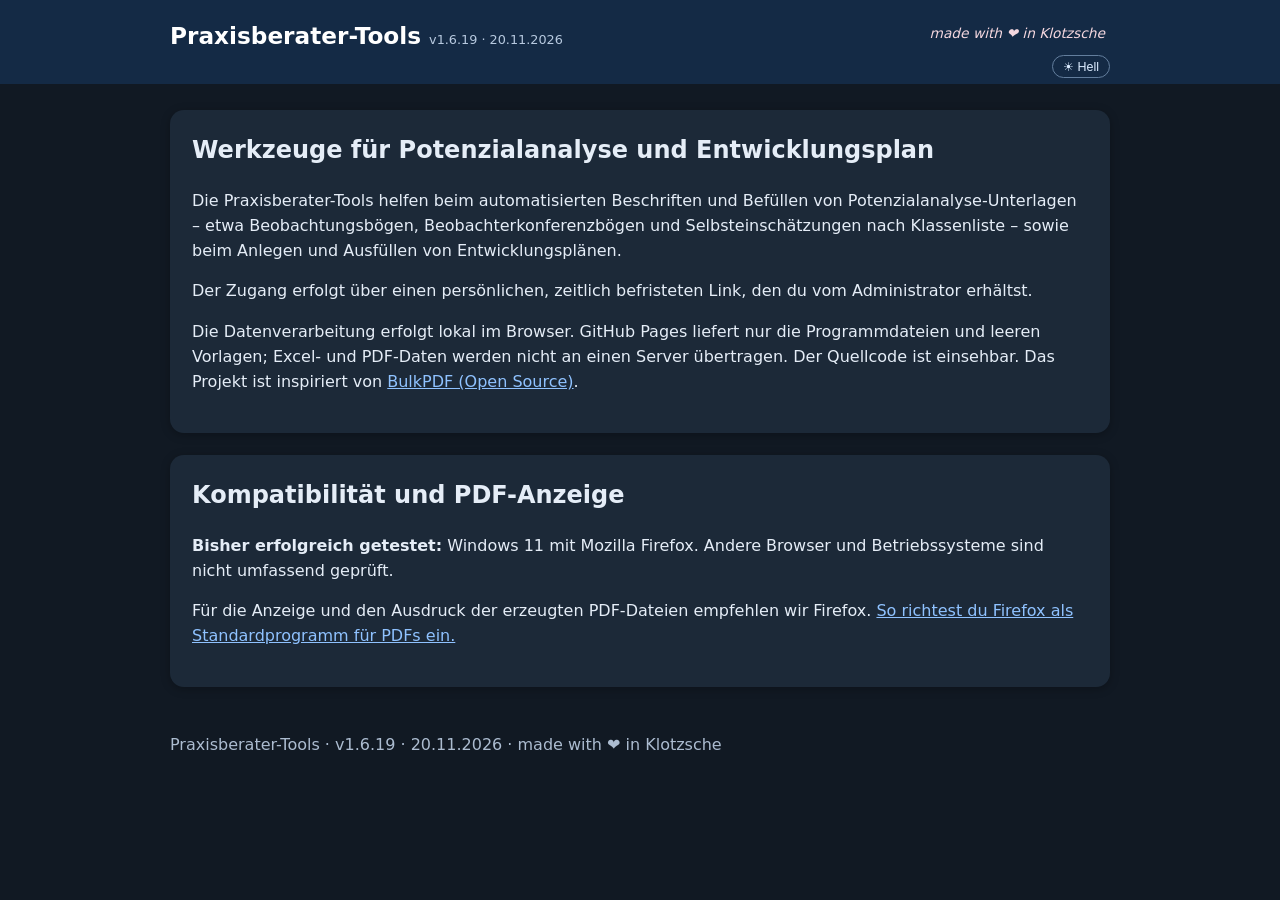
<file: index.html>
<!doctype html>
<html lang="de"><head><meta charset="utf-8"><meta name="viewport" content="width=device-width,initial-scale=1"><meta name="robots" content="noindex,nofollow"><title>Praxisberater-Tools · Potenzialanalyse und Entwicklungspläne</title><link rel="stylesheet" href="style.css?v=165"><script src="access.js?v=164"></script><script src="theme.js?v=1618"></script><script defer src="tool-nav.js?v=1625"></script><link rel="stylesheet" href="profil.css?v=1613"><script src="profil.js?v=1614"></script></head>
<body><header><div class="wrap"><h1>Praxisberater-Tools <small>v1.6.19 · 20.11.2026</small></h1><span class="signature">made with ❤️ in Klotzsche</span><nav id="mainNavigation" hidden></nav></div></header>
<main class="wrap">
<section class="panel" id="publicInformation">
<h2>Werkzeuge für Potenzialanalyse und Entwicklungsplan</h2>
<p>Die Praxisberater-Tools helfen beim automatisierten Beschriften und Befüllen von Potenzialanalyse-Unterlagen – etwa Beobachtungsbögen, Beobachterkonferenzbögen und Selbsteinschätzungen nach Klassenliste – sowie beim Anlegen und Ausfüllen von Entwicklungsplänen.</p>
<p>Der Zugang erfolgt über einen persönlichen, zeitlich befristeten Link, den du vom Administrator erhältst.</p>
<p>Die Datenverarbeitung erfolgt lokal im Browser. GitHub Pages liefert nur die Programmdateien und leeren Vorlagen; Excel- und PDF-Daten werden nicht an einen Server übertragen. Der Quellcode ist einsehbar. Das Projekt ist inspiriert von <a href="https://opensource.bulkpdf.de/de" target="_blank" rel="noopener noreferrer">BulkPDF (Open Source)</a>.</p>
</section>
<section class="panel" id="toolPortal" hidden><h2>Die Werkzeuge</h2><p id="portalStatus" role="status" aria-live="polite" class="portal-status">Zum Öffnen ist ein freigegebener Link erforderlich.</p>
<div class="tool-cards">
<article class="tool-card"><h3>PA-Drucktool</h3><p>Beobachtungsbogen (BB), Beobachterkonferenzbogen (BKB), Selbsteinschätzung (SE) und Blanko-Vorlagen.</p><a data-key-link href="tool.html">PA-Drucktool öffnen</a></article>
<article class="tool-card"><h3>EP Generator</h3><p>Ausfüllbare Entwicklungspläne erstellen und vorhandene KP/PV-PDFs über die Schüler-ID beschriften und zuordnen.</p><a data-key-link href="ep-generator.html">EP Generator öffnen</a></article>
<article class="tool-card"><h3>EP 2. Seite</h3><p>Vorhandene Entwicklungspläne sicher um eine BO-Veranstaltung ergänzen, mit Schülerauswahl und Sammeldruck.</p><p>v0.1.0 · bestehende Einträge bleiben erhalten</p><a data-key-link href="ep-seite2.html">EP 2. Seite öffnen</a></article>
<article class="tool-card"><h3>TN-Zertifikat <small>Geplant</small></h3><p>Individuelle Teilnahmezertifikate zum Ende der 8. Klasse auf Grundlage der offiziellen Word-Vorlage.</p><p class="planned-note">Voraussichtlich ab Frühsommer 2027 verfügbar.</p><a data-key-link href="tn-zertifikat.html">Informationen ansehen</a></article>
<article class="tool-card"><h3>Antrag BE <small>Beta</small></h3><p>Betriebserkundungen und Exkursionen organisieren: Schulleitungsantrag, Teilnehmeranlage und Feedbackliste.</p><p class="planned-note">Beta – bitte Ergebnisse vor dem Einsatz prüfen.</p><a data-key-link href="antrag-be.html">Antrag BE (Beta) öffnen</a></article>
</div>
<p class="access-note">Der Zugriff über Freigabelinks ist bei GitHub Pages nur eine clientseitige Sichtbarkeitskontrolle und kein serverseitiger Zugangsschutz.</p>
</section>
<section class="panel" id="kompatibilitaet">
<h2>Kompatibilität und PDF-Anzeige</h2>
<p><strong>Bisher erfolgreich getestet:</strong> Windows 11 mit Mozilla Firefox. Andere Browser und Betriebssysteme sind nicht umfassend geprüft.</p>
<p>Für die Anzeige und den Ausdruck der erzeugten PDF-Dateien empfehlen wir Firefox. <a href="excel-anleitung.html#firefox-pdf">So richtest du Firefox als Standardprogramm für PDFs ein.</a></p>
</section>

<section class="panel" id="localFlowDetails"><h2>So bleiben deine Dateien lokal</h2><p><a href="architektur.html">Technisches Schaubild ansehen</a></p></section>
</main><footer class="wrap">Praxisberater-Tools · v1.6.19 · 20.11.2026 · made with ❤️ in Klotzsche</footer></body></html>
</file>
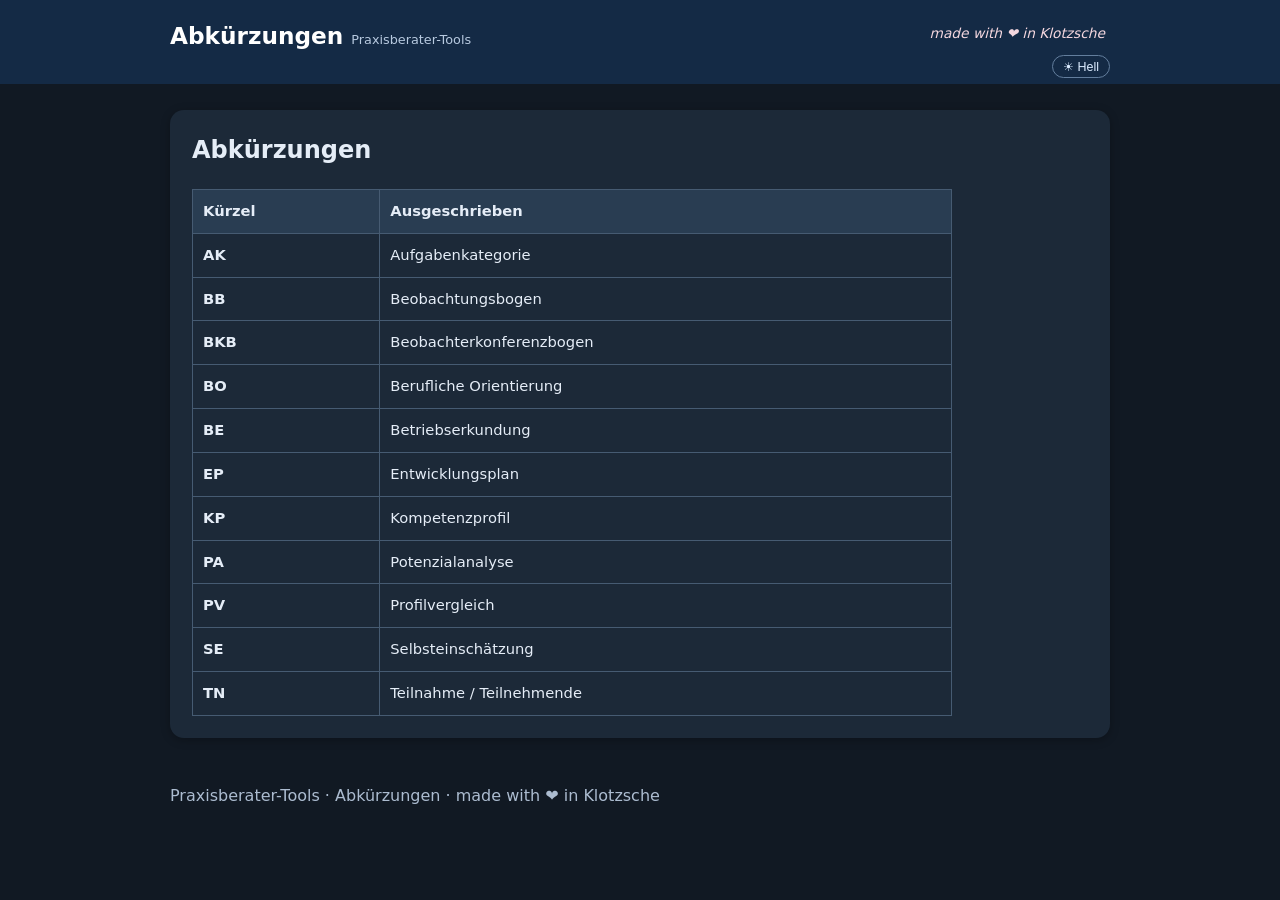
<file: abkuerzungen.html>
<!doctype html>
<html lang="de">
<head>
<meta charset="utf-8">
<meta name="robots" content="noindex,nofollow">
<meta name="viewport" content="width=device-width,initial-scale=1">
<title>Abkürzungen · Praxisberater-Tools</title>
<link rel="stylesheet" href="style.css?v=165">
<script src="access.js?v=164"></script>
<script src="theme.js?v=1618"></script>
<script defer src="tool-nav.js?v=1625"></script>
</head>
<body>
<header><div class="wrap"><h1>Abkürzungen <small>Praxisberater-Tools</small></h1><span class="signature">made with ❤️ in Klotzsche</span><nav id="mainNavigation" hidden></nav></div></header>
<main class="wrap">
<section class="panel">
<h2>Abkürzungen</h2>
<table style="width:100%;max-width:760px">
<thead><tr><th style="text-align:left;padding:10px">Kürzel</th><th style="text-align:left;padding:10px">Ausgeschrieben</th></tr></thead>
<tbody>
<tr><td style="padding:10px"><strong>AK</strong></td><td style="padding:10px">Aufgabenkategorie</td></tr>
<tr><td style="padding:10px"><strong>BB</strong></td><td style="padding:10px">Beobachtungsbogen</td></tr>
<tr><td style="padding:10px"><strong>BKB</strong></td><td style="padding:10px">Beobachterkonferenzbogen</td></tr>
<tr><td style="padding:10px"><strong>BO</strong></td><td style="padding:10px">Berufliche Orientierung</td></tr>
<tr><td style="padding:10px"><strong>BE</strong></td><td style="padding:10px">Betriebserkundung</td></tr>
<tr><td style="padding:10px"><strong>EP</strong></td><td style="padding:10px">Entwicklungsplan</td></tr>
<tr><td style="padding:10px"><strong>KP</strong></td><td style="padding:10px">Kompetenzprofil</td></tr>
<tr><td style="padding:10px"><strong>PA</strong></td><td style="padding:10px">Potenzialanalyse</td></tr>
<tr><td style="padding:10px"><strong>PV</strong></td><td style="padding:10px">Profilvergleich</td></tr>
<tr><td style="padding:10px"><strong>SE</strong></td><td style="padding:10px">Selbsteinschätzung</td></tr>
<tr><td style="padding:10px"><strong>TN</strong></td><td style="padding:10px">Teilnahme / Teilnehmende</td></tr>
</tbody></table>
</section>
</main><footer class="wrap">Praxisberater-Tools · Abkürzungen · made with ❤️ in Klotzsche</footer>
</body></html>
</file>
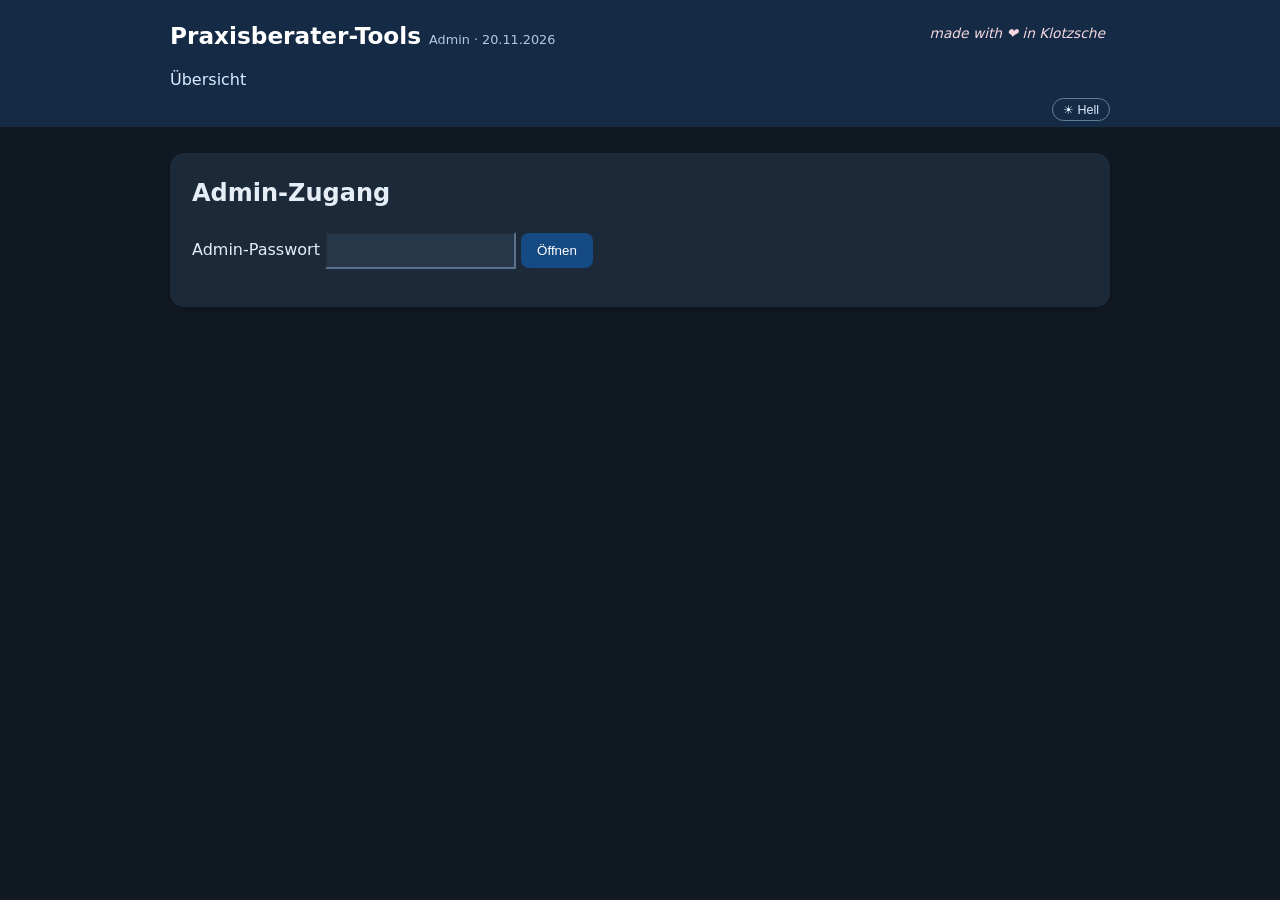
<file: admin.html>
<!doctype html><html lang="de"><head><meta charset="utf-8"><meta name="robots" content="noindex,nofollow"><meta name="viewport" content="width=device-width,initial-scale=1"><title>Praxisberater-Tools – Admin</title><link rel="stylesheet" href="style.css?v=165"><script src="theme.js?v=1618"></script><style>input,select{padding:9px;max-width:100%;box-sizing:border-box}table{width:100%;border-collapse:collapse}td,th{padding:8px;text-align:left;border-bottom:1px solid #ccc;word-break:break-word}.adminrow{display:flex;flex-wrap:wrap;gap:12px;align-items:end}.adminrow label{display:flex;flex-direction:column;gap:4px}button{cursor:pointer}.muted{color:#666}.small{font-size:.9em}</style></head><body><header><div class="wrap"><h1>Praxisberater-Tools <small>Admin · 20.11.2026</small></h1><span class="signature">made with ❤️ in Klotzsche</span><nav><a href="index.html">Übersicht</a></nav></div></header><main class="wrap"><section class="panel" id="login"><h2>Admin-Zugang</h2><label>Admin-Passwort <input type="password" id="password"></label> <button id="loginButton">Öffnen</button><p id="error" role="status"></p></section><div id="admin" hidden><section class="panel"><h2>GitHub-Sicherung (privates Repository)</h2><p class="small">Repository: <strong>IngoDubinski/pa-pdf-admin-daten</strong>. Token wird nur während dieser Sitzung im Arbeitsspeicher gehalten, nicht gespeichert. Bestehende lokale Einträge bleiben erhalten.</p><div class="adminrow"><label>Fine-grained GitHub-Token<input id="githubToken" type="password" autocomplete="off" placeholder="github_pat_…" style="min-width:260px"></label><button id="connectGitHub">Mit GitHub verbinden</button><button id="syncGitHub" disabled>Mit GitHub abgleichen</button></div><p id="githubStatus" role="status">Nicht verbunden. Die lokale Liste funktioniert weiterhin.</p></section><section class="panel"><h2>Praxisberater-Tools-Freigabelink erstellen</h2><div class="adminrow"><label>Name des Kollegen<input id="colleague" placeholder="Vorname Nachname"></label><label>Gültigkeit<select id="duration"><option value="7">7 Tage</option><option value="15">15 Tage</option><option value="30" selected>30 Tage</option><option value="90">90 Tage</option><option value="365">365 Tage</option></select></label><button id="create">Link erstellen</button></div><p id="created" role="status"></p></section><section class="panel"><h2>Kollegen-Links</h2><p class="muted small">Bereits erstellte gültige Freigabelinks funktionieren automatisch auch für neu freigegebene Werkzeuge. Eine neue Linkerstellung ist dafür nicht erforderlich. </p><p class="muted small">Diese Liste wird lokal gespeichert und bei aktiver GitHub-Verbindung zusätzlich im privaten Repository gesichert. Abgelaufene Links bleiben zur Übersicht sichtbar und werden als abgelaufen markiert. Löschen entfernt nur den lokalen Listeneintrag, nicht die Gültigkeit eines bereits verschickten Links.</p><div style="overflow-x:auto"><table><thead><tr><th>Kollege</th><th>Gültig bis</th><th>Status</th><th>Aktionen</th></tr></thead><tbody id="entries"></tbody></table></div><button id="export">Liste sichern (JSON)</button> <label class="small">Liste wiederherstellen <input type="file" id="import" accept="application/json,.json"></label></section><section class="panel"><h2>Admin-Dauerlink für alle Werkzeuge</h2><p>Dieser Link läuft nicht ab und öffnet die Übersicht mit sämtlichen aktuellen Werkzeugen (einschließlich Beta und angekündigter Funktionen). Nicht öffentlich weitergeben.</p><button id="copyPermanent">Dauerlink kopieren</button></section></div></main><script src="access.js?v=164"></script><script src="admin.js?v=1620"></script></body></html>
</file>
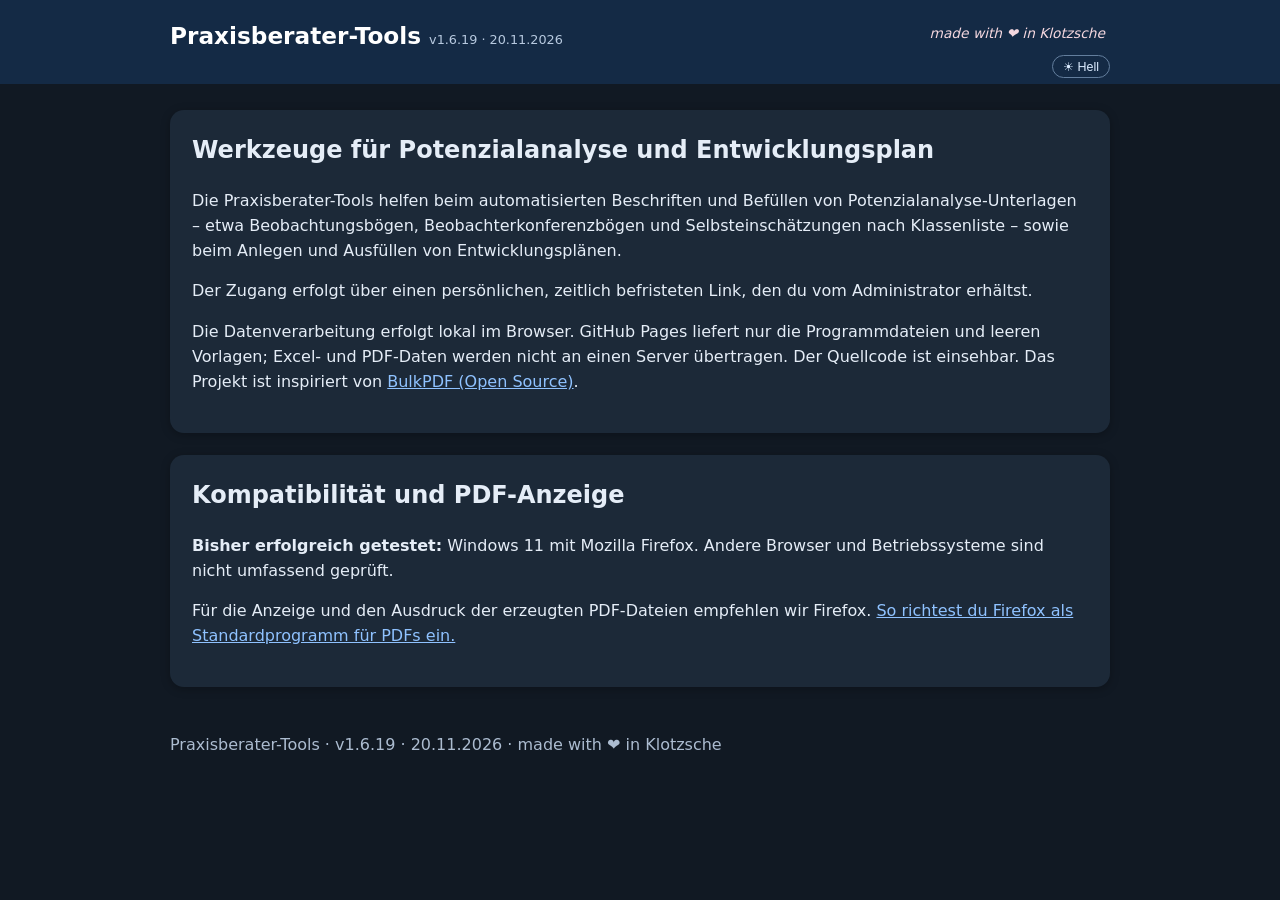
<file: antrag-be.html>
<!doctype html><html lang="de"><head><meta charset="utf-8"><meta name="viewport" content="width=device-width,initial-scale=1"><meta name="robots" content="noindex,nofollow,noarchive"><title>Antrag BE · Praxisberater-Tools</title><script src="access.js?v=164"></script><script>PAAccess.requireLink(false);</script><link rel="stylesheet" href="style.css?v=165"><link rel="stylesheet" href="antrag-be.css?v=1615"><script src="theme.js?v=1618"></script><script defer src="tool-nav.js?v=1625"></script><link rel="stylesheet" href="profil.css?v=1613"><script src="profil.js?v=1614"></script></head><body><header><div class="wrap"><h1>Antrag BE (Beta) <small>v0.1.7 · Praxisberater-Tools v1.6.15 · 16.11.2026</small></h1><span class="signature">made with ❤️ in Klotzsche</span><nav id="mainNavigation" hidden></nav></div></header>
<main class="wrap" id="beApp" hidden>
<section class="privacy"><h2>Betriebserkundung / Exkursion organisieren</h2><p>Einmal Veranstaltungsdaten erfassen, Schüler aus Excel auswählen, den amtlichen Schulleitungsantrag und die Feedbackliste mit einer vollständigen Namensanlage ausgeben. Alle Daten bleiben im Browser.</p></section>
<section class="panel"><h2>1. Veranstaltung</h2><div class="be-grid">
<label>Bezeichnung / Firma *<input id="company" required placeholder="z. B. Diakonie Dresden"></label><label>Datum *<input id="date" type="date" required></label>
<label>Adresse<input id="address" placeholder="Straße, PLZ Ort"></label><label>Veranstaltung von *<input id="from" type="time" required></label><label>Veranstaltung bis *<input id="to" type="time" required></label>
<label>Treffpunkt<input id="meeting" value="Schuleingang"></label><label>Treffzeit<input id="meettime" type="time"></label>
<label>Rückkehr / Entlassung<input id="returnPlace" value="Entlassung vor Ort bei Einverständnis, sonst Rückkehr zur Schule"></label><label>Rückkehr / Ende (Uhrzeit)<input id="returnTime" type="time"></label>
<label>Anzahl Plätze<input id="capacity" type="number" min="1" value="15"></label><label>Berufsfeld<select id="field"><option value="" selected></option><option>Bau, Architektur, Vermessung</option><option>Dienstleistung</option><option>Elektro</option><option>Gastronomie</option><option>Gesundheit</option><option>IT, Computer</option><option>Kunst, Kultur, Gestaltung</option><option>Landwirtschaft, Natur, Umwelt</option><option>Medien</option><option>Metall, Maschinenbau</option><option>Naturwissenschaft</option><option>Produktion, Fertigung</option><option>Soziales, Pädagogik</option><option>Technik, Technologiefelder</option><option>Verkehr, Logistik</option><option>Wirtschaft, Verwaltung</option></select></label></div><details class="be-more"><summary>Weitere Angaben (optional)</summary><p class="muted">Nur ausfüllen, wenn sie für die Betriebserkundung nötig sind. Das Antragsdatum wird automatisch auf heute gesetzt.</p><div class="be-grid"><label>Anmeldeschluss<input id="deadline" type="date"></label><label>Abgabefrist Einverständniserklärung<input id="evdeadline" type="date"></label>
<label>Ausbildungsberufe<input id="jobs" placeholder="z. B. Pflegefachfrau/-mann; Erzieher/-in"></label>
<label>Verkehrsmittel<input id="transport" value="zu Fuß / ÖPNV"></label>
<label>Verantwortlich / Aufsicht<input id="leader" value="Herr Hallbauer (Praxisberater)"></label><label>Weitere Begleitpersonen<input id="companions" placeholder="optional, mit Komma trennen"></label>
<label>Veranstaltungsart<select id="eventType"><option>Bildungsveranstaltung</option><option>Schulwanderung</option><option>Schullandheimaufenthalt</option></select></label>
<label>Abfahrtsdatum (optional)<input id="departureDate" type="date" title="Standard: Veranstaltungsdatum"></label><label>Rückkehrdatum (optional)<input id="returnDate" type="date" title="Standard: Veranstaltungsdatum"></label>
<label>Pädagogisches Ziel<input id="pedagogical" value="Kennenlernen von Berufsfeldern und Ausbildungsberufen durch eine Betriebserkundung"></label><label>Erhöhtes Risiko<select id="risk"><option value="Nein">Nein</option><option value="Ja">Ja</option></select></label>
<label>Eigenbeitrag pro Schüler (€)<input id="studentCost" type="number" min="0" step="0.01" value="0"></label><label>Nichtteilnehmende (optional)<input id="nonParticipants" type="number" min="0" placeholder="Bei klassenübergreifender Auswahl ggf. leer"></label>
<label>Unterrichtstage gesamt (optional)<input id="daysTotal" type="number" min="0"></label><label>Davon bereits genutzt (optional)<input id="daysUsed" type="number" min="0"></label>
<label>Beantragte Unterrichtstage (optional)<input id="daysRequested" type="number" min="0" value="1"></label><label>Verbleibende Unterrichtstage (optional)<input id="daysRemaining" type="number" min="0"></label>
<label>Vollständiger Name der Schulfahrtleitung<input id="leaderFullName" placeholder="Name, Vorname"></label><label>Dienstbezeichnung<input id="leaderRole" value="Praxisberater"></label>
<label>Dienst-/Kontaktadresse (optional)<input id="leaderAddress" placeholder="Straße, PLZ Ort"></label><label>Ersatzperson (optional)<input id="replacement" placeholder="Name"></label>
<label>Voraussichtliche Reisekosten (optional)<input id="travelCosts" placeholder="Fahrt; Verpflegung; Übernachtung; Nebenkosten; Gesamt in €"></label><label>Wochenende/Feiertag<select id="weekends"><option value="Nein">Nein</option><option value="Ja">Ja</option></select></label>
<label>Anmeldelink (optional)<input id="signup" type="url" placeholder="https://..."></label><label>Hinweise (Fahrausweis, Ausweis usw.)<input id="hints" value="Bei Bedarf Fahrausweis und Schülerausweis mitbringen."></label>
</div></details><label class="be-wide">Programm / Ablauf<textarea id="program" rows="3" placeholder="Führung, Workshops, Gespräche …"></textarea></label><label class="be-wide">Bemerkungen für den Antrag<textarea id="remarks" rows="2" placeholder="optional"></textarea></label>
<div class="be-toolbar"><button id="saveProject" type="button">Veranstaltung speichern (.json)</button><label class="be-file-btn">Gespeicherte Veranstaltung öffnen <input id="loadProject" type="file" accept=".json,application/json"></label></div></section>
<section class="panel"><h2>2. Teilnehmende aus Excel</h2><p>Schülerlisten mit Klassen-Reitern (z. B. 7a, 7b) und „Kompletter Name“ oder Vorname/Nachname. Schüler sind zunächst nicht ausgewählt.</p><input id="excel" type="file" accept=".xlsx"><details class="testdata-panel" style="margin-top:12px"><summary style="cursor:pointer;font-weight:600;padding:6px 0">Testdaten laden / ansehen</summary><div style="padding:4px 0 8px"><div style="display:flex;flex-wrap:wrap;align-items:center;gap:8px;margin-top:9px"><button type="button" data-test-list="excel">Testdaten laden (7a–8c)</button><a href="Vorlagen/Klassenlisten%20Dummydaten_7a-8c.xlsx" download="Klassenlisten Dummydaten_7a-8c.xlsx">Beispiel-Excel herunterladen</a><small>Nur fiktive Schülerdaten</small></div></div></details><div class="be-counter" aria-live="polite"><strong id="selection">0 Schüler ausgewählt</strong><span id="evSummary" class="muted">Einverständniserklärungen erhalten: 0 von 0 · Offen: 0</span></div><div class="be-toolbar"><label>Klasse <select id="classFilter"><option value="">Alle Klassen</option></select></label><label>Suche <input id="search" placeholder="Name filtern"></label><button id="all" type="button">Sichtbare auswählen</button><button id="none" type="button">Sichtbare abwählen</button></div><div id="students" class="be-students">Noch keine Excel-Liste eingelesen.</div><p class="muted">Häkchen für eingegangene Einverständniserklärungen setzen und anschließend die Veranstaltungs-JSON speichern. Der Status bleibt beim späteren Öffnen erhalten.</p><p class="muted" id="excelStatus"></p></section>
<section class="panel"><h2>3. Original-Unterlagen erstellen</h2><label style="display:flex;align-items:center;gap:8px;margin:10px 0"><input id="beUseSign" type="checkbox" checked> Unterschrift aus persönlichem Profil im Antrag und in der TN-PDF verwenden (falls vorhanden)</label><p>Die neue amtliche fünfseitige Schulleitungsvorlage bleibt im Original-Word-Layout erhalten. Die vollständige Teilnehmeranlage wird als separates Word-Dokument erstellt. Angaben zu Geschlecht und Volljährigkeit bleiben für die individuelle Ergänzung frei. Die Feedbackliste bleibt als bearbeitbare Excel-Datei erhalten und wird zusätzlich als druckfertige PDF ausgegeben.</p><div class="be-checks"><label><input type="checkbox" data-doc="antrag" checked> Schulleitungsantrag (5 Seiten) plus Teilnehmeranlage (.docx)</label><label><input type="checkbox" data-doc="feedback" checked> TN-Liste mit Feedback (.xlsx + .pdf)</label></div><p class="muted">Zielordner: D:\OneDrive SUFW\OneDrive\Desktop\Betriebserkundungen\Betriebserkundungen 82. OS Sj 26-27. ZIP dort entpacken. Gesamtdruck ist zurückgestellt, bis das Originaldruckbild zuverlässig erhalten bleibt.</p><div class="be-toolbar"><button id="generate" type="button">Originaldokumente als ZIP herunterladen</button></div><pre id="status" role="status" aria-live="polite">Bereit.</pre></section>
</main><script>if(PAAccess.allowed())document.getElementById('beApp').hidden=false;</script><script src="js/jszip.min.js"></script><script src="js/pdf-lib.min.js"></script><script src="ep-core.js?v=166"></script><script src="testlisten.js?v=169"></script><script src="antrag-be-app.js?v=1627"></script><footer class="wrap">Praxisberater-Tools v1.6.14 · Antrag BE (Beta) v0.1.7 · made with ❤️ in Klotzsche</footer></body></html>
</file>
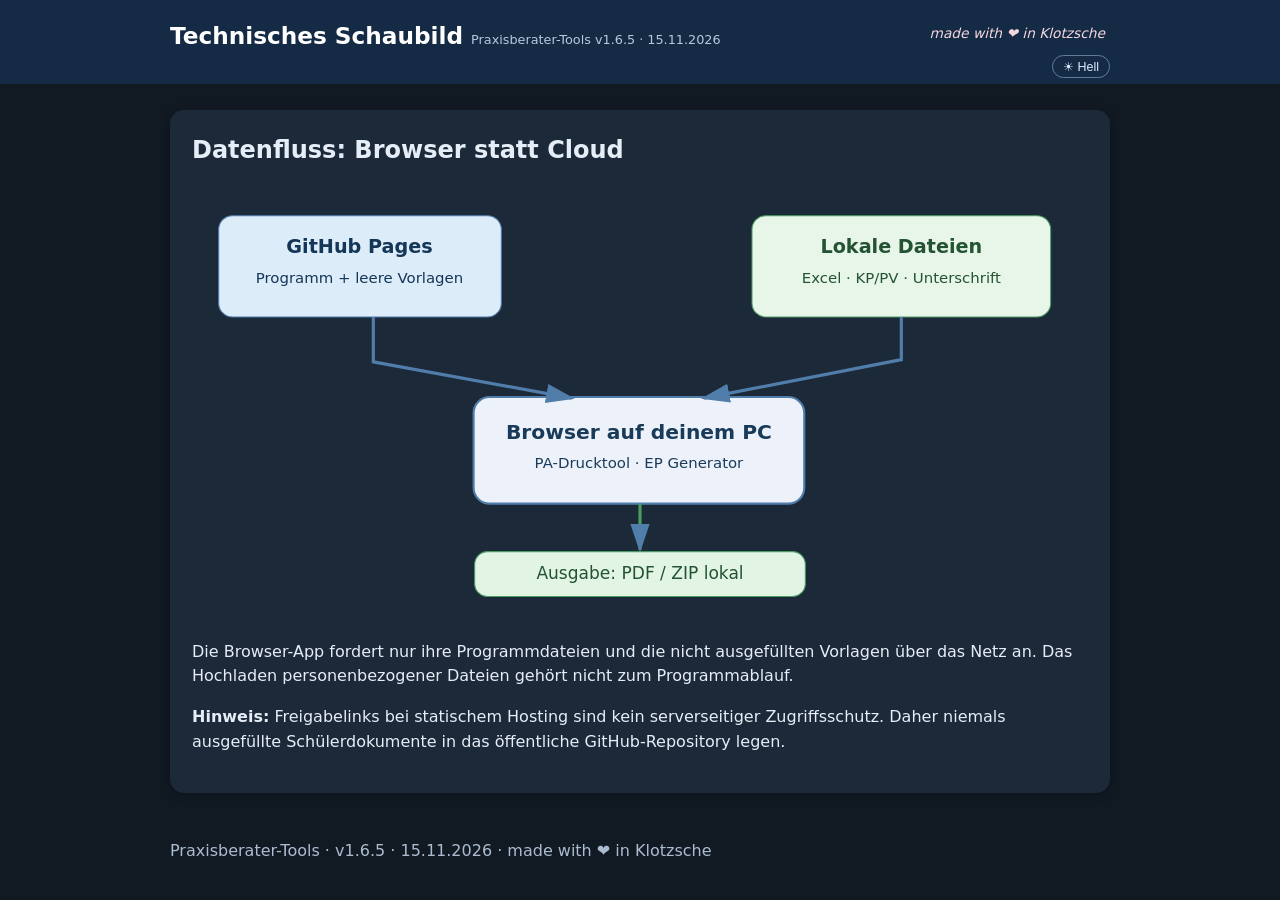
<file: architektur.html>
<!doctype html><html lang="de"><head><meta charset="utf-8"><meta name="robots" content="noindex,nofollow"><meta name="viewport" content="width=device-width,initial-scale=1"><title>Datenschutz und Architektur · Praxisberater-Tools</title><link rel="stylesheet" href="style.css?v=165"><script src="access.js?v=164"></script><script src="theme.js?v=1618"></script><script defer src="tool-nav.js?v=1619"></script></head><body><header><div class="wrap"><h1>Technisches Schaubild <small>Praxisberater-Tools v1.6.5 · 15.11.2026</small></h1><span class="signature">made with ❤️ in Klotzsche</span><nav id="mainNavigation" hidden></nav></div></header><main class="wrap"><section class="panel"><h2>Datenfluss: Browser statt Cloud</h2><svg viewBox="0 0 840 400" xmlns="http://www.w3.org/2000/svg" role="img" aria-label="GitHub liefert nur Skripte und leere Vorlagen; Excel, KP, PV und Unterschrift werden lokal im Browser verarbeitet und als PDFs oder ZIP ausgegeben" style="width:100%;height:auto"><defs><marker id="arrow" markerWidth="10" markerHeight="10" refX="8" refY="3" orient="auto"><path d="M0 0 L0 6 L9 3 z" fill="#507daa"/></marker></defs><rect x="25" y="25" width="265" height="95" rx="13" fill="#dcecf9" stroke="#507daa"/><text x="157" y="60" font-size="18" text-anchor="middle" fill="#143657" font-weight="bold">GitHub Pages</text><text x="157" y="88" font-size="14" text-anchor="middle" fill="#143657">Programm + leere Vorlagen</text><rect x="525" y="25" width="280" height="95" rx="13" fill="#e8f6e9" stroke="#4b9b63"/><text x="665" y="60" font-size="18" text-anchor="middle" fill="#235333" font-weight="bold">Lokale Dateien</text><text x="665" y="88" font-size="14" text-anchor="middle" fill="#235333">Excel · KP/PV · Unterschrift</text><rect x="264" y="195" width="310" height="100" rx="15" fill="#edf2fa" stroke="#507daa" stroke-width="2"/><text x="419" y="234" font-size="19" font-weight="bold" fill="#193b59" text-anchor="middle">Browser auf deinem PC</text><text x="419" y="262" font-size="14" fill="#193b59" text-anchor="middle">PA-Drucktool · EP Generator</text><rect x="265" y="340" width="310" height="42" rx="12" fill="#e2f5e5" stroke="#4b9b63"/><text x="420" y="366" text-anchor="middle" font-size="16" fill="#235333">Ausgabe: PDF / ZIP lokal</text><path d="M170 120 L170 162 L356 196" fill="none" stroke="#507daa" stroke-width="3" marker-end="url(#arrow)"/><path d="M665 120 L665 160 L480 196" fill="none" stroke="#507daa" stroke-width="3" marker-end="url(#arrow)"/><path d="M420 295 L420 338" fill="none" stroke="#4b9b63" stroke-width="3" marker-end="url(#arrow)"/></svg><p>Die Browser-App fordert nur ihre Programmdateien und die nicht ausgefüllten Vorlagen über das Netz an. Das Hochladen personenbezogener Dateien gehört nicht zum Programmablauf.</p><p><strong>Hinweis:</strong> Freigabelinks bei statischem Hosting sind kein serverseitiger Zugriffsschutz. Daher niemals ausgefüllte Schülerdokumente in das öffentliche GitHub-Repository legen.</p></section></main><footer class="wrap">Praxisberater-Tools · v1.6.5 · 15.11.2026 · made with ❤️ in Klotzsche</footer></body></html>
</file>
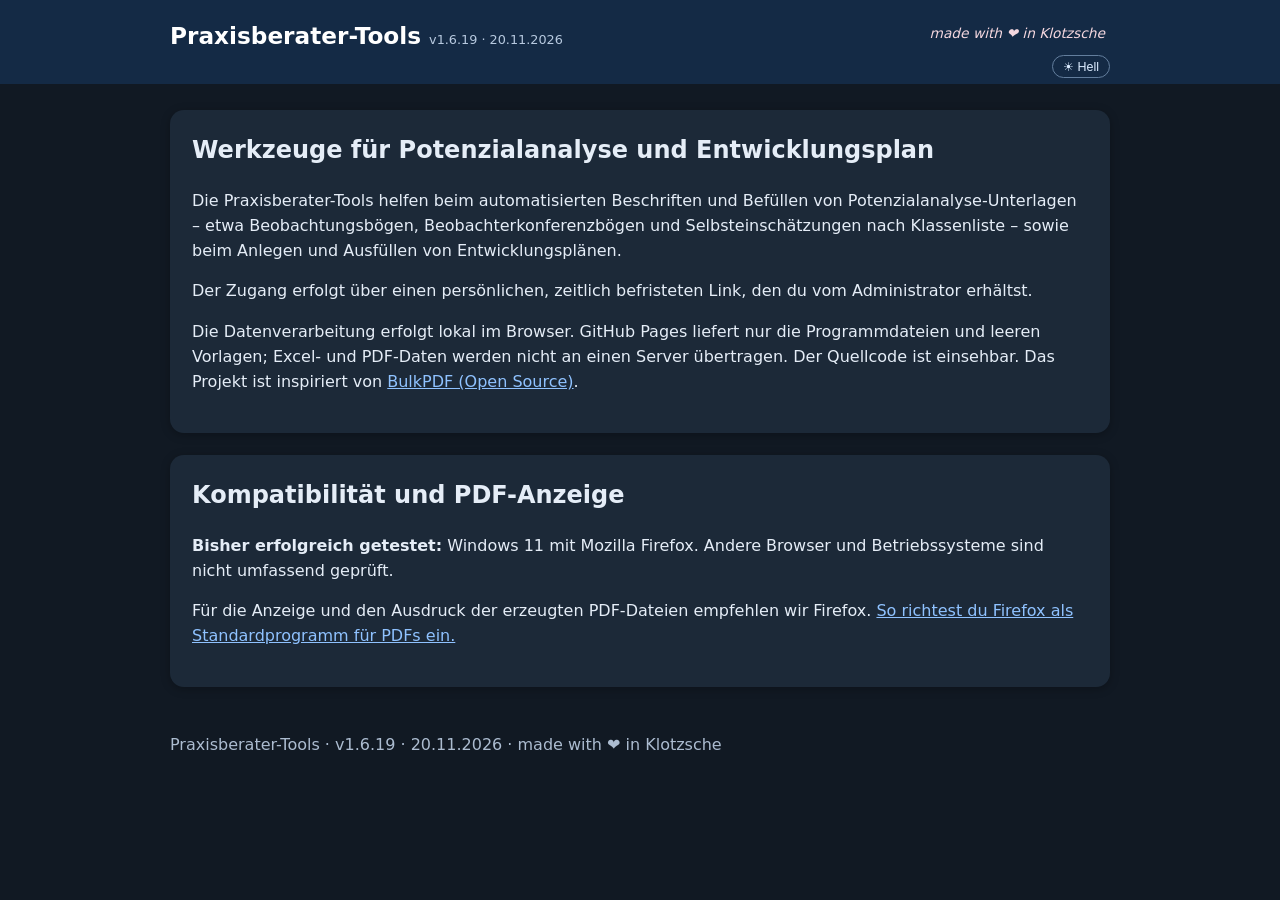
<file: ep-generator.html>
<!doctype html><html lang="de"><head><meta charset="utf-8"><meta name="viewport" content="width=device-width,initial-scale=1"><meta name="robots" content="noindex,nofollow,noarchive"><title>EP Generator · Praxisberater-Tools</title><script src="access.js?v=164"></script><script>PAAccess.requireLink();</script><link rel="stylesheet" href="style.css?v=165"><link rel="stylesheet" href="progress-ui.css?v=164"><script src="theme.js?v=1618"></script><script defer src="tool-nav.js?v=1625"></script><style>
.ep-grid{display:grid;grid-template-columns:repeat(auto-fit,minmax(235px,1fr));gap:15px;margin:14px 0}.ep-grid label,.ep-row label{display:flex;flex-direction:column;gap:5px}.ep-row{display:flex;flex-wrap:wrap;gap:15px;align-items:end;margin:14px 0}.ep-grid input:not([type=checkbox]),.ep-grid select,.ep-row select,.ep-row input:not([type=checkbox]),.ep-editor{padding:10px;border:1px solid #bdcbd9;border-radius:8px;background:var(--input-bg,white);color:inherit;width:100%;min-width:0}.ep-editor{min-height:210px;resize:vertical;line-height:1.55}.ep-dates{display:grid;grid-template-columns:repeat(auto-fit,minmax(220px,1fr));gap:14px}.ep-dates label{display:flex;flex-direction:column;gap:6px}.ep-dates input{width:100%;padding:9px;border:1px solid #bdcbd9;border-radius:8px;background:var(--input-bg,white);color:inherit}.ep-choice{display:flex;flex-wrap:wrap;gap:14px;margin:12px 0}.ep-choice label{display:flex;align-items:center;gap:7px}.ep-status{white-space:pre-wrap;padding:12px;border-radius:8px;background:#eef4ff;max-height:340px;overflow:auto;font-size:.91rem}.ep-action{font-weight:700;padding:13px 20px}.ep-hint{font-size:.88rem;opacity:.85}html[data-theme="dark"]{--input-bg:#26374a}html[data-theme="dark"] .ep-status{background:#273b51}html[data-theme="dark"] .ep-editor{border-color:#526b88}.ep-pill{display:inline-block;padding:4px 10px;background:#e8f1fa;color:#243f5f;border-radius:30px;font-size:.85rem}html[data-theme="dark"] .ep-pill{background:#30445e;color:#e7f0ff}
.ep-upload-hint{font-size:.77rem;font-weight:400;opacity:1;line-height:1.3;color:#111111}html[data-theme="dark"] .ep-upload-hint{color:#f5f7fa}
.ep-meta-grid>label{display:grid;grid-template-rows:minmax(3em,auto) auto;row-gap:5px;align-content:start}
.ep-meta-grid .ep-field-label{align-self:end;line-height:1.35}
.ep-meta-grid input{box-sizing:border-box;min-height:44px}

.ep-single{margin-top:22px;padding:16px;border:1px solid var(--line,#9eb2c9);border-radius:10px}
.ep-single summary{cursor:pointer;font-weight:700;padding:4px 0;list-style:revert}
.ep-single summary span{font-size:.84rem;font-weight:400;opacity:.8;margin-left:10px}
.ep-single[open] summary{margin-bottom:14px}
.ep-single-list{display:grid;grid-template-columns:repeat(auto-fit,minmax(220px,1fr));gap:7px;max-height:290px;overflow-y:auto;padding:10px;border:1px solid #91a6bf;border-radius:8px;margin:10px 0}
.ep-single-list label{display:flex;align-items:center;gap:9px;border-radius:6px;padding:9px;cursor:pointer;background:rgba(105,144,188,.09);min-width:0}
.ep-single-list label:hover{background:rgba(105,144,188,.20)}
.ep-single-list input{width:17px;height:17px;flex-shrink:0}
.ep-single-list small{margin-left:auto;white-space:nowrap;opacity:.72}
.ep-single-list .ep-empty{grid-column:1/-1;opacity:.8}
.ep-single-actions{display:flex;gap:8px;flex-wrap:wrap;margin:8px 0}
.ep-single-actions button{font-size:.88rem;padding:8px 12px}
.ep-single-count{font-size:.88rem;opacity:.85;margin:12px 0}
html[data-theme="dark"] .ep-single{border-color:#587189}
html[data-theme="dark"] .ep-single-list{border-color:#587189}


.ep-extra{margin-top:22px;padding:16px;border:1px solid var(--line,#9eb2c9);border-radius:10px}
.ep-extra summary{cursor:pointer;font-weight:700;padding:4px 0}
.ep-extra summary span{font-size:.84rem;font-weight:400;opacity:.8;margin-left:9px}
.ep-extra[open] summary{margin-bottom:14px}
.ep-extra-list{display:grid;gap:10px;margin:12px 0}
.ep-extra-row{display:grid;grid-template-columns:minmax(148px,.9fr) minmax(230px,2fr) minmax(140px,1fr) auto;align-items:end;gap:12px;padding:12px;border:1px solid var(--line,#a4b8cf);border-radius:8px;background:rgba(125,155,190,.06)}
.ep-extra-row label{display:grid;gap:5px;min-width:0}
.ep-extra-row input,.ep-extra-row select{min-width:0;width:100%;box-sizing:border-box;min-height:43px;padding:9px;border:1px solid #bdcbd9;border-radius:8px;background:var(--input-bg,white);color:inherit}
.ep-extra-delete{padding:9px 12px;font-size:.83rem;min-height:43px}
.ep-extra-actions{display:flex;align-items:center;gap:18px;flex-wrap:wrap;margin-top:12px}
.ep-extra-actions small{opacity:.85;color:inherit}
html[data-theme="dark"] .ep-extra,html[data-theme="dark"] .ep-extra-row{border-color:#587189}
@media(max-width:850px){.ep-extra-row{grid-template-columns:minmax(115px,1fr) minmax(200px,2fr)}.ep-extra-delete{justify-self:start}}
@media(max-width:530px){.ep-extra-row{grid-template-columns:1fr}}
.ep-output-choice{display:flex;flex-direction:column;gap:8px;border:1px solid #aebdd0;border-radius:9px;padding:10px 14px;min-width:255px}.ep-output-choice legend{font-weight:600;padding:0 5px}.ep-output-choice label{display:flex;align-items:center;gap:9px;cursor:pointer}.ep-output-choice input{accent-color:#21649f;transform:scale(1.1)}
</style><link rel="stylesheet" href="profil.css?v=1613"><script src="profil.js?v=1614"></script></head><body><header><div class="wrap"><h1>EP Generator <small>v0.2.6 · Praxisberater-Tools v1.6.20 · 20.11.2026</small></h1><span class="signature">made with ❤️ in Klotzsche</span><nav id="mainNavigation" hidden></nav></div></header>
<main class="wrap" id="epApp" style="display:none">
<section class="privacy"><h2>Schülerdaten bleiben lokal</h2><p>Excel, Kompetenzprofile, Profilvergleiche und Unterschrift werden <strong>nur im Browser</strong> verarbeitet. Keine Schülerdaten werden an GitHub oder einen anderen Server gesendet. Die EP-PDFs bleiben dauerhaft ausfüllbar.</p></section>
<section class="panel"><h2>1. Schülerliste und PA-Ergebnisse</h2><div class="ep-grid"><label>Excel-Schülerliste (.xlsx) <input type="file" id="epExcel" accept=".xlsx"></label><label>Kompetenzprofile (optional) <small class="ep-upload-hint">Einzel-PDFs oder Sammel-PDFs: Namen automatisch ergänzen und Stärken aus der Fremdeinschätzung für den Entwicklungsplan erkennen.</small><input type="file" id="epKP" accept=".pdf" multiple></label><label>Profilvergleiche (optional) <small class="ep-upload-hint">Einzel-PDFs oder Sammel-PDFs: individuelle Profilvergleiche den Schülerinnen und Schülern zuordnen und mit Namen beschriften.</small><input type="file" id="epPV" accept=".pdf" multiple></label></div><details class="testdata-panel" style="margin-top:12px"><summary style="cursor:pointer;font-weight:600;padding:6px 0">Testdaten laden / ansehen</summary><div style="padding:4px 0 8px"><div style="display:flex;flex-wrap:wrap;align-items:center;gap:8px;margin-top:9px"><button type="button" data-test-list="epExcel">Testdaten laden (7a–8c)</button><a href="Vorlagen/Klassenlisten%20Dummydaten_7a-8c.xlsx" download="Klassenlisten Dummydaten_7a-8c.xlsx">Beispiel-Excel herunterladen</a><small>Nur fiktive Schülerdaten</small></div>
<div id="epTestPdfs" style="margin-top:10px" hidden>
  <div style="display:flex;flex-wrap:wrap;align-items:center;gap:8px">
    <button type="button" id="epLoadTestPDFs">Dummy-KP und Dummy-PV laden</button>
    <a id="epTestKPLink" href="Vorlagen/Testdaten/KP_Test_PA_2026.pdf" download="KP_Test_PA_2026.pdf">Dummy-KP herunterladen</a>
    <a id="epTestPVLink" href="Vorlagen/Testdaten/PV_Test_PA_2026.pdf" download="PV_Test_PA_2026.pdf">Dummy-PV herunterladen</a>
  </div>
  <p class="ep-hint">Gemeinsame Test-PDFs für alle Dummy-Klassen · IDs 4 und 5 fehlen absichtlich (keine PA-Teilnahme).</p>
</div></div></details><p class="ep-hint">Wichtig: Ergebnisse auf <a href="https://potenzialanalyse.sachsen.de" target="_blank" rel="noopener">potenzialanalyse.sachsen.de</a> in der Reihenfolge der <strong>laufenden Nummer aus der ersten Excel-Spalte</strong> eingeben. Diese Nummer ist die Schüler-ID im Profil-AC-System. Wer nicht teilgenommen hat, bekommt trotzdem einen Entwicklungsplan. Fehlende KP-/PV-Seiten werden <strong>nicht nach Seitenposition erraten</strong>. Stärken werden aus importierten KP automatisch übernommen (grüne Fremdeinschätzung 4 oder 5). <strong>Wichtig auch bei Nichtteilnahme:</strong> Für Schülerinnen und Schüler, die nicht an der Potenzialanalyse teilgenommen haben, müssen auf <a href="https://potenzialanalyse.sachsen.de/" target="_blank" rel="noopener noreferrer">potenzialanalyse.sachsen.de</a> trotzdem <strong>Einmalcodes/Passwörter erstellt</strong> werden. Dabei die <strong>laufende Nummer in Excel mit der Schüler-ID im Profil-AC-System abgleichen</strong>; fehlende Teilnahmen dürfen die Nummerierung nicht verschieben.</p><div class="ep-row"><label>Aktive Klasse <select id="epClass"><option value="">Bitte zuerst Excel laden</option></select></label><span id="epClassInfo" class="ep-pill">Noch keine Schüler importiert</span></div><p id="epImportStatus" role="status" class="ep-status">Bitte Excel-Datei auswählen.</p></section>
<section class="panel"><h2>2. Stammdaten und Unterschrift</h2><div class="ep-grid ep-meta-grid"><label><span class="ep-field-label">Schulname (Pflicht)</span><input id="epSchool" type="text" placeholder="z. B. 82. Oberschule Dresden" required></label><label><span class="ep-field-label">Praxisberater (optional)</span><input id="epStaff" type="text" placeholder="z. B. Max Beispiel"></label><label><span class="ep-field-label">Unterschrift PNG/JPG (optional)</span><input id="epSignFile" type="file" accept=".png,.jpg,.jpeg"></label></div><div class="ep-choice"><label><input type="checkbox" id="epUseSign" checked> Gespeicherte Unterschrift auf EP, KP und PV einfügen</label><button type="button" id="epForgetSign">Unterschrift entfernen</button></div><small id="epSignStatus">Noch keine Unterschrift gespeichert.</small><p class="ep-hint">Schulname und Praxisberatername werden lokal gespeichert; die Unterschrift bleibt nur auf diesem Gerät (IndexedDB).</p></section>
<section class="panel"><h2>3. Ziele der beruflichen Orientierung</h2><p>Dieser Text wird auf Seite 1 aller EPs der ausgewählten Klasse eingesetzt. Er ist optional und jederzeit veränderbar. Beim Wechsel zur nächsten Klasse wird die letzte Eingabe als Vorschlag übernommen.</p><label for="epGoals">Gemeinsame Ziele</label><textarea id="epGoals" class="ep-editor" spellcheck="true"></textarea></section>
<section class="panel"><h2>4. BO-Aktivitäten · EP-Seite 2</h2><p>Alle Einträge optional. Die sechs Standardaktivitäten haben den Umsetzungsort <strong>Schule</strong>. Bei der Potenzialanalyse kann das Datum alternativ aus der Excel-Spalte „PA Datum“ kommen. <strong>Alle eingetragenen Veranstaltungen werden nach Datum aufsteigend sortiert.</strong></p><div class="ep-dates" id="epEvents"></div>
<details class="ep-extra" id="epExtraDetails"><summary>Weitere BO-Aktivitäten / Veranstaltungen hinzufügen <span>optional · aufklappen</span></summary>
<p class="ep-hint">Beliebig viele weitere Veranstaltungen mit Datum, Bezeichnung und Ort ergänzen. Standardort: Schule. Bei mehr als 14 BO-Einträgen wird automatisch eine ausfüllbare Fortsetzungsseite erzeugt.</p>
<div id="epExtraList" class="ep-extra-list"></div>
<div class="ep-extra-actions"><button type="button" id="epAddExtra">+ Veranstaltung hinzufügen</button><small id="epExtraCount" role="status">0 zusätzliche Veranstaltungen erfasst.</small></div>
</details></section>
<section class="panel"><h2>5. Prüfen & Ausgabe</h2><div class="ep-row"><fieldset class="ep-output-choice"><legend>Ausgabeart</legend><label><input type="radio" name="epMode" value="class" checked> Klassendruck / Klassen-PDF</label><label><input type="radio" name="epMode" value="files"> Dateiausgabe / ZIP</label></fieldset><label>Sortierung <select id="epSort"><option value="nr" selected>Nr. (Excel, aufsteigend)</option><option value="az">Name A–Z</option><option value="za">Name Z–A</option></select></label></div><div class="ep-choice"><strong>Dokumente:</strong><label><input type="checkbox" id="epDocEP" checked> EP</label><label><input type="checkbox" id="epDocKP"> KP</label><label><input type="checkbox" id="epDocPV"> PV</label></div><div class="ep-row" id="epFolderArea" hidden><label>Dateiausgabe <select id="epFolder"><option value="per_student">Unterordner für jeden Schüler</option><option value="per_type">Unterordner je Dokumentart</option><option value="merged">Dokumente je Schüler zusammenführen</option></select></label></div><p class="ep-hint" id="epOutputHint">Die Klassen-PDF wird heruntergeladen. Anschließend erscheint ein Link zum Öffnen und Drucken. Es öffnet sich kein leeres Browserfenster.</p><div class="ep-row"><button type="button" id="epCheck">Zuordnung prüfen</button><button class="ep-action" type="button" id="epGenerate">Ausgabe erstellen</button></div><div class="pa-progress" id="epProgress" hidden aria-live="off"><div class="pa-progress-head"><span class="pa-progress-spinner" aria-hidden="true">⌛</span><strong data-progress-title>Erstellung läuft</strong><span data-progress-percent>0 %</span></div><progress value="0" max="100" aria-label="Erstellungsfortschritt"></progress><p data-progress-label aria-live="polite">Bereit.</p></div><div id="epResultLinks"></div><p class="ep-status" role="status" id="epOutputStatus">Bereit.</p>
<details class="ep-single" id="epSingleDetails">
<summary>Einzeldruck – Schüler gezielt auswählen <span>optional · aufklappen</span></summary>
<p class="ep-hint">Nur die markierten Schüler werden ausgegeben. Bei mehreren Schülern entsteht eine gemeinsame, druckfertige PDF; die Sortierung und die oben ausgewählten Dokumentarten gelten auch hier. Der Klassendruck bleibt unverändert.</p>
<div class="ep-row"><label>Klasse <select id="epSingleClass"><option value="">Erst Excel importieren</option></select></label><label>Schüler suchen <input type="search" id="epSingleSearch" placeholder="Name oder Schüler-ID" autocomplete="off"></label></div>
<div class="ep-single-actions"><button type="button" id="epSelectVisible">Angezeigte auswählen</button><button type="button" id="epSelectNone">Auswahl aufheben</button></div>
<div id="epSingleList" class="ep-single-list" role="group" aria-label="Schüler für Einzeldruck auswählen"><p class="ep-empty">Bitte zuerst eine Excel-Liste laden.</p></div>
<p id="epSingleCount" class="ep-single-count" role="status">0 Schüler ausgewählt.</p>
<button type="button" id="epGenerateSelected" class="ep-action" disabled>Ausgewählte Schüler als Druck-PDF erstellen</button>
</details></section>
<section class="panel"><h2>Originalvorlagen</h2><p>Alle Vorlagen werden ohne Schülerdaten veröffentlicht und können auch einzeln heruntergeladen werden.</p><ul><li><a href="Vorlagen/EP/Entwicklungsplan_ausfuellbar.pdf" download>Entwicklungsplan – ausfüllbare PDF</a></li><li><a href="Vorlagen/EP/Entwicklungsplan_Original_Word_nur_Referenz.docx" download>Entwicklungsplan – Word-Referenz</a></li><li><a href="vorlagen.html">Alle Vorlagen des PA-Drucktools und EP Generators</a></li></ul></section>
</main><footer class="wrap">Praxisberater-Tools · EP Generator v0.2.6 · 15.11.2026 · made with ❤️ in Klotzsche</footer>
<script>if(PAAccess.allowed())document.getElementById('epApp').style.display='';</script><script src="js/jszip.min.js"></script><script src="js/pdf-lib.min.js"></script><script src="progress-ui.js?v=164"></script><script src="ep-continuation.js?v=1616"></script><script src="ep-core.js?v=1624"></script><script src="ep-selection.js?v=165"></script><script src="testlisten.js?v=169"></script><script src="ep-app.js?v=1626"></script><script defer src="ep-testdaten.js?v=1621"></script></body></html>
</file>
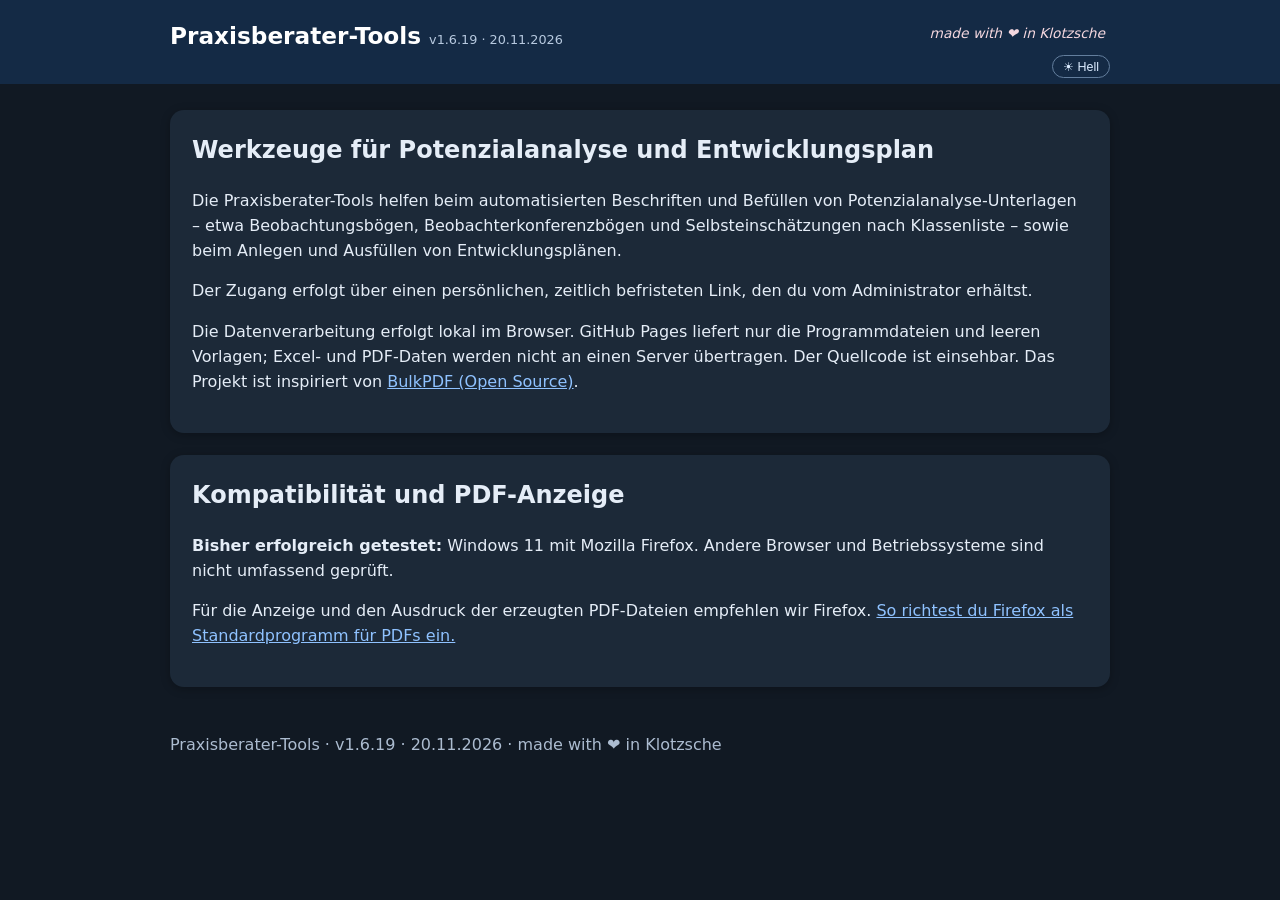
<file: ep-seite2.html>
<!doctype html><html lang="de"><head><meta charset="utf-8"><meta name="viewport" content="width=device-width,initial-scale=1"><meta name="robots" content="noindex,nofollow,noarchive"><title>EP 2. Seite · Praxisberater-Tools</title><script src="access.js?v=164"></script><script>PAAccess.requireLink(false);</script><link rel="stylesheet" href="style.css?v=165"><script src="theme.js?v=1618"></script><script defer src="tool-nav.js?v=1625"></script><link rel="stylesheet" href="ep-seite2.css?v=1617"><link rel="stylesheet" href="profil.css?v=1613"><script src="profil.js?v=1614"></script></head><body>
<header><div class="wrap"><h1>EP 2. Seite <small>v0.1.4 · Praxisberater-Tools v1.6.17 · 19.11.2026</small></h1><span class="signature">made with ❤️ in Klotzsche</span><nav id="mainNavigation" hidden></nav></div></header>
<main class="wrap" id="ep2App" hidden>
<section class="privacy"><h2>Vorhandene EPs sicher fortschreiben</h2><p>Alle Dateien werden lokal verarbeitet. Bestehende Eintragungen bleiben erhalten. Neue Veranstaltungen werden nur <strong>hinter der letzten belegten BO-Zeile</strong> eingefügt. Die Originaldateien bleiben unverändert; die Ausgabe erhält neue Dateinamen.</p></section>
<section class="panel"><h2>1. Für wen eintragen?</h2><div class="ep2-radio"><label><input type="radio" name="mode" value="class" checked> Eine Klasse</label><label><input type="radio" name="mode" value="mixed"> Einzelne Schüler aus verschiedenen Klassen/Klassenstufen</label></div><p class="muted">Schüler werden vor der Verarbeitung einzeln auswählbar angezeigt.</p><div class="ep2-toolbar"><button type="button" disabled title="Für eine spätere Version geplant: Veranstaltungen per X-Matrix aus der Jahres-Excel übernehmen">Import per Excel (in Vorbereitung)</button><span class="muted">Geplant: Jahresübersicht mit X-Markierungen einlesen und daraus neue Entwicklungspläne erzeugen. Die Excel-Struktur legen wir noch fest. Diese Funktion verändert keine vorhandenen PDFs.</span></div></section>
<section class="panel"><h2>2. Wo liegen die individuellen EPs?</h2><p>Bestehende, <strong>ausfüllbare</strong> EP-PDFs laden. Mehrere Dateien oder einen Ordner mit Unterordnern wählen.</p><div class="ep2-grid"><label>Einzel-PDFs auswählen<input id="files" type="file" accept=".pdf,application/pdf" multiple></label><label>Gesamten Ordner auswählen<input id="folder" type="file" webkitdirectory multiple></label></div><p class="muted">Bei Ordnerauswahl werden PDFs aus Unterordnern berücksichtigt. Verschlüsselte, flachgerechnete oder unklare PDFs werden nicht verändert.</p><div class="ep2-toolbar"><label>Klasse wählen / filtern <select id="classFilter"><option value="">Alle Klassen</option></select></label><button type="button" id="selectAll">Alle sichtbaren auswählen</button><button type="button" id="selectNone">Sichtbare abwählen</button></div><div id="roster" class="ep2-roster"><p>Noch keine PDFs eingelesen.</p></div><p id="rosterSummary" class="muted"></p></section>
<section class="panel"><h2>3. Gemeinsame Daten der neuen Veranstaltungen</h2><p class="notice"><strong>Alle eingetragenen Veranstaltungen gelten für alle ausgewählten Schülerinnen und Schüler.</strong> Du kannst weitere Termine hinzufügen und einzelne Einträge entfernen.</p>
<div id="eventList" class="ep2-event-list"><div class="ep2-event">
<div class="ep2-event-header"><strong class="ep2-event-title">Veranstaltung 1</strong><button type="button" class="ep2-event-remove" disabled>Entfernen</button></div>
<div class="ep2-grid"><label>Datum *<input class="ep2-event-date" type="date"></label><label>Veranstaltungstitel *<input class="ep2-event-name" type="text" maxlength="150" placeholder="z. B. Betriebserkundung EFW"></label><label>Umsetzungsort<input class="ep2-event-place" type="text" value="Schule" maxlength="130"></label><label>Persönliche Einschätzung (Smiley)<select class="ep2-event-rating"><option value="">Keine Auswahl</option><option value="1">😊 Positiv</option><option value="2">😐 Neutral</option><option value="3">☹ Negativ</option></select></label></div><label class="ep2-notes">Notizen (optional)<textarea class="ep2-event-notes" rows="2" placeholder="z. B. erkundete Berufe, Beobachtungen PB, Feedback Betrieb …"></textarea></label>
</div></div><div class="ep2-toolbar"><button id="addEvent" type="button">+ Weitere Veranstaltung hinzufügen</button><span id="eventCount" class="muted" aria-live="polite">1 Veranstaltung erfasst</span></div><p class="muted">* Datum und Titel sind Pflichtangaben je Veranstaltung. Die Einträge werden in der angezeigten Reihenfolge ergänzt, ohne bisherige BO-Zeilen zu überschreiben. Ist die Seite voll, wird eine neue Fortsetzungsseite angehängt.</p></section>
<section class="panel"><h2>4. Ausgabeordner und Druck</h2><div class="ep2-radio"><label><input type="radio" name="destination" value="zip" checked> ZIP herunterladen (in den Browser-Downloadordner)</label><label><input type="radio" name="destination" value="folder"> Ausgabeordner auswählen (wenn vom Browser unterstützt)</label></div><p class="muted">Die Ausgabe enthält separate bearbeitbare PDFs. Bei der Ordnerausgabe wird der neue Dateiname auf Kollision geprüft; vorhandene Dateien werden nicht überschrieben.</p><label>Druckumfang <select id="printScope"><option value="changed">Nur Schüler mit neuer Eintragung</option><option value="all">Alle eingelesenen Schüler (auch ohne neue Eintragung)</option></select></label><p class="muted">Das Druck-PDF ist eine zusätzliche, separate Zusammenfassung. Zum tatsächlichen Drucken im Browser/PDF-Viewer Strg+P verwenden.</p><div class="ep2-toolbar"><button type="button" id="generate">EPs fortschreiben und speichern</button><button type="button" id="print" disabled>Druck-PDF öffnen</button><button type="button" id="downloadPrint" disabled>Druck-PDF herunterladen</button></div><pre id="status" role="status" aria-live="polite">Bereit.</pre></section>
</main><script src="js/pdf-lib.min.js"></script><script src="js/jszip.min.js"></script><script src="ep-continuation.js?v=1616"></script><script src="ep-seite2-core.js?v=1616"></script><script src="ep-seite2-app.js?v=1617"></script><footer class="wrap">Praxisberater-Tools v1.6.17 · EP 2. Seite v0.1.4 · 19.11.2026 · made with ❤️ in Klotzsche</footer></body></html>
</file>
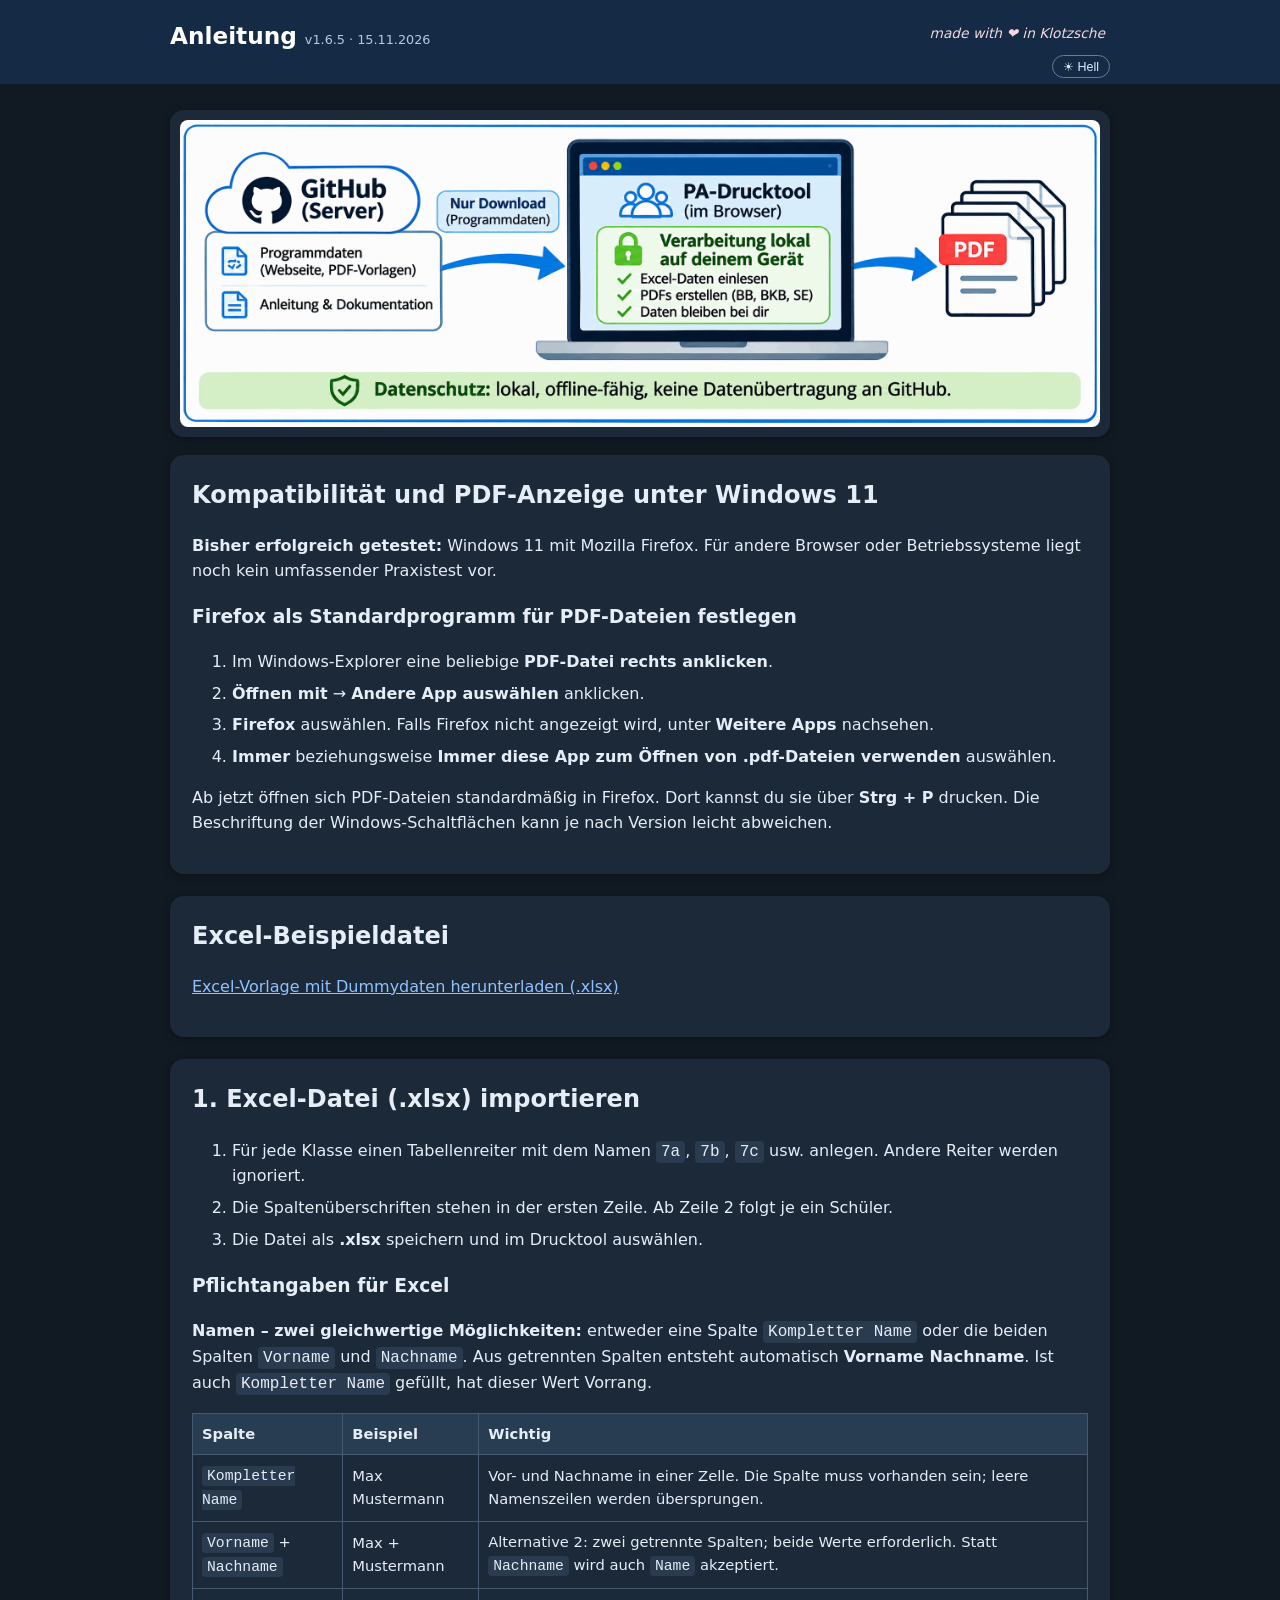
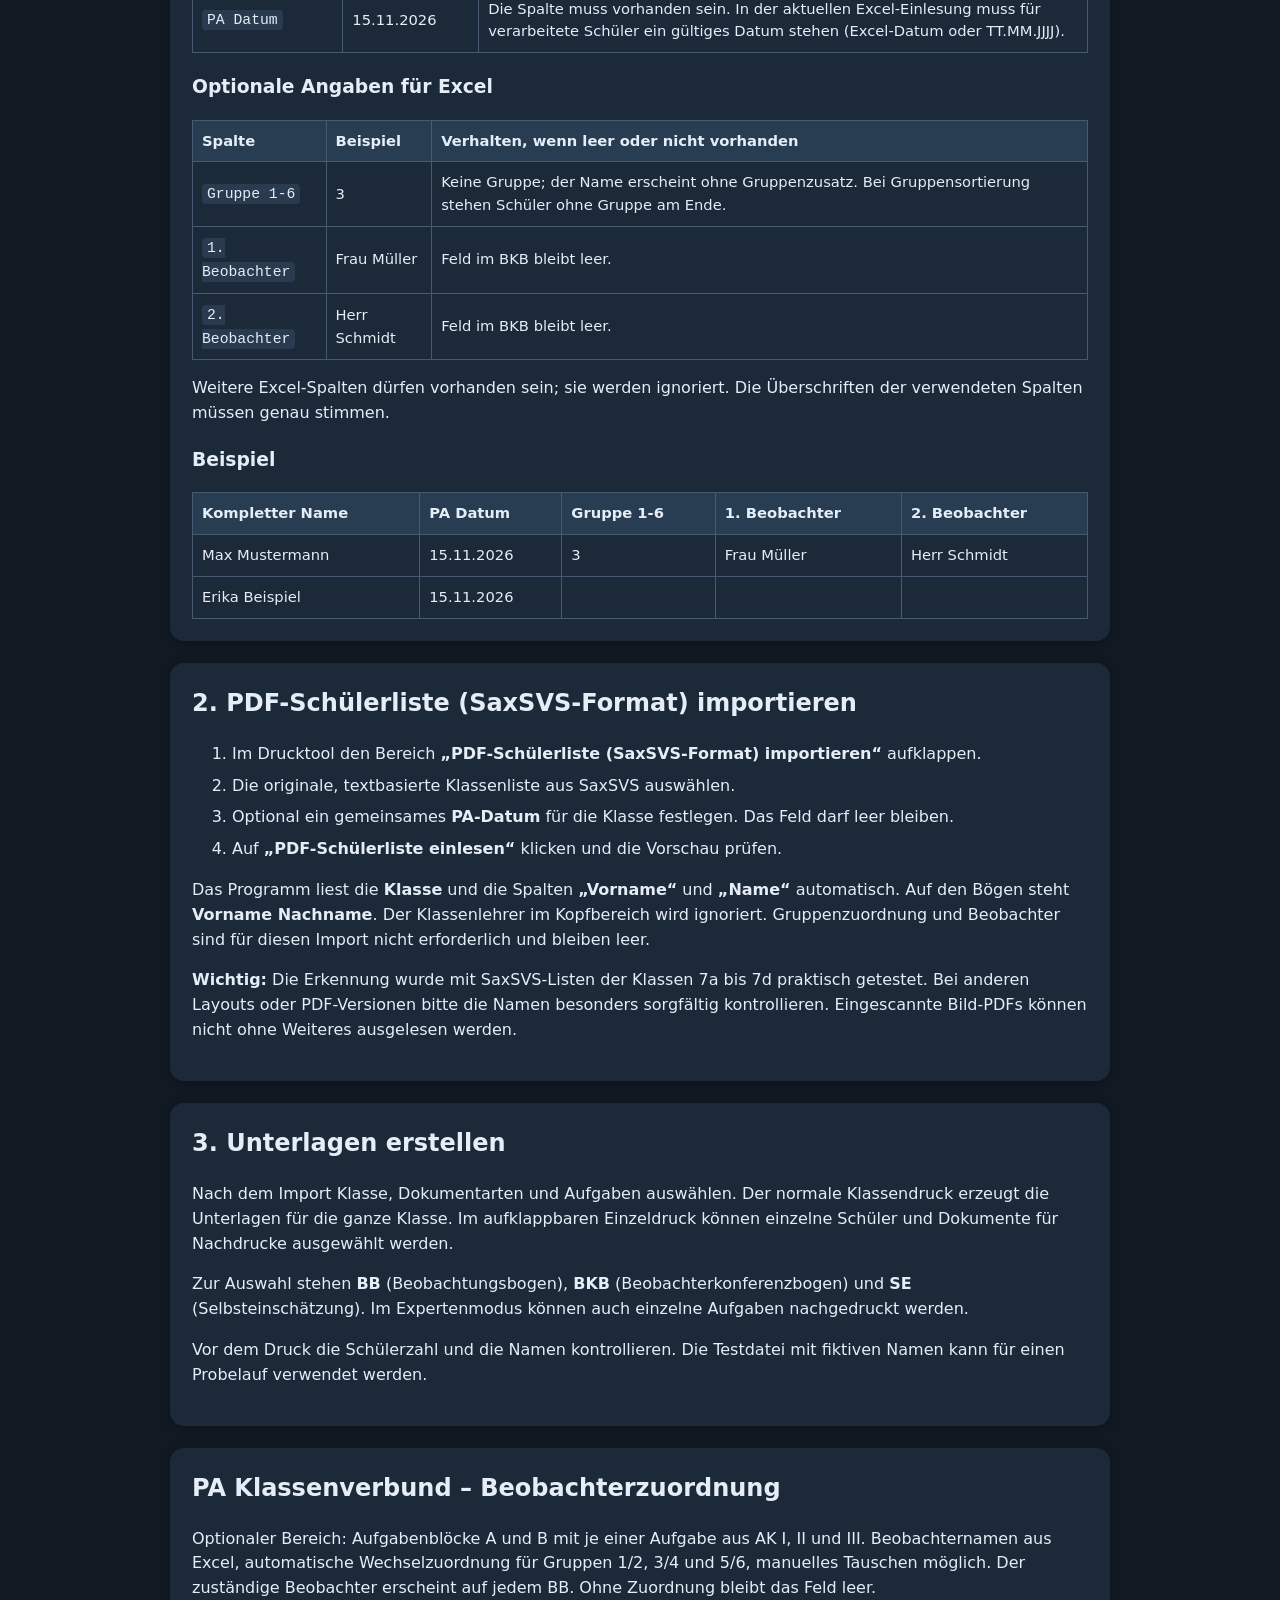
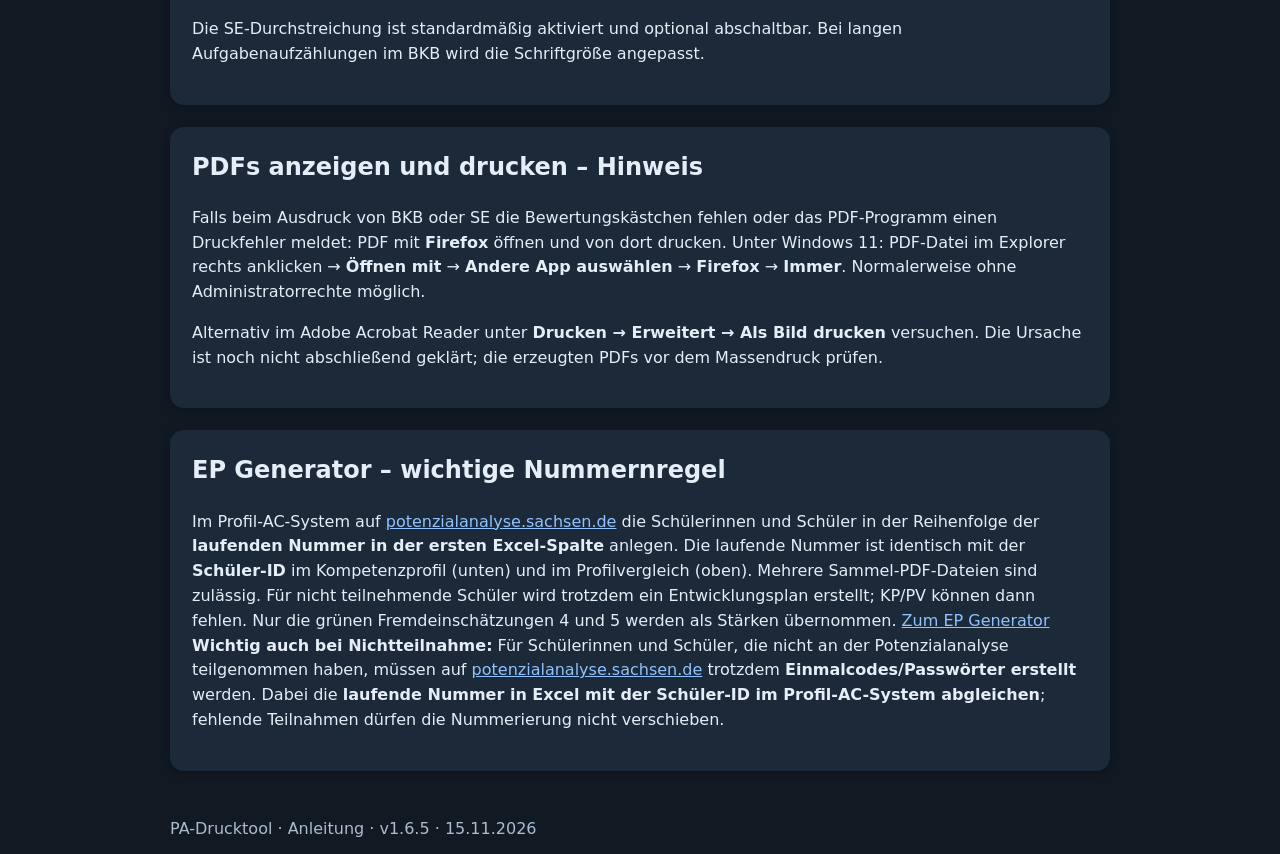
<file: excel-anleitung.html>
<!doctype html><html lang="de"><head><meta name="robots" content="noindex, nofollow, noarchive, nosnippet"><meta charset="utf-8"><meta name="viewport" content="width=device-width,initial-scale=1"><title>Anleitung – PA-Drucktool</title><link rel="stylesheet" href="style.css?v=165"><script src="theme.js?v=1618"></script><script src="access.js?v=164"></script><script defer src="tool-nav.js?v=1625"></script></head><body><header><div class="wrap"><h1>Anleitung <small>v1.6.5 · 15.11.2026</small></h1><span class="signature">made with ❤️ in Klotzsche</span><nav id="mainNavigation" hidden></nav></div></header><main class="wrap"><figure class="panel" style="margin:0 0 18px;padding:10px"><img src="datenfluss-github-browser-pdf.png" alt="Datenfluss: GitHub-Server stellt Programmdaten und PDF-Vorlagen bereit. Schülerdaten werden nur lokal im Browser eingelesen und verarbeitet; fertige PDFs werden auf dem Gerät gespeichert." style="display:block;width:100%;height:auto;border-radius:8px" loading="eager"></figure><section class="panel" id="firefox-pdf">
<h2>Kompatibilität und PDF-Anzeige unter Windows 11</h2>
<p><strong>Bisher erfolgreich getestet:</strong> Windows 11 mit Mozilla Firefox. Für andere Browser oder Betriebssysteme liegt noch kein umfassender Praxistest vor.</p>
<h3>Firefox als Standardprogramm für PDF-Dateien festlegen</h3>
<ol>
<li>Im Windows-Explorer eine beliebige <strong>PDF-Datei rechts anklicken</strong>.</li>
<li><strong>Öffnen mit</strong> → <strong>Andere App auswählen</strong> anklicken.</li>
<li><strong>Firefox</strong> auswählen. Falls Firefox nicht angezeigt wird, unter <strong>Weitere Apps</strong> nachsehen.</li>
<li><strong>Immer</strong> beziehungsweise <strong>Immer diese App zum Öffnen von .pdf-Dateien verwenden</strong> auswählen.</li>
</ol>
<p>Ab jetzt öffnen sich PDF-Dateien standardmäßig in Firefox. Dort kannst du sie über <strong>Strg + P</strong> drucken. Die Beschriftung der Windows-Schaltflächen kann je nach Version leicht abweichen.</p>
</section><section class="panel"><h2>Excel-Beispieldatei</h2><p><a href="PA_Excel_Beispiel_Dummydaten.xlsx" download>Excel-Vorlage mit Dummydaten herunterladen (.xlsx)</a></p></section><section class="panel"><h2>1. Excel-Datei (.xlsx) importieren</h2><ol><li>Für jede Klasse einen Tabellenreiter mit dem Namen <code>7a</code>, <code>7b</code>, <code>7c</code> usw. anlegen. Andere Reiter werden ignoriert.</li><li>Die Spaltenüberschriften stehen in der ersten Zeile. Ab Zeile 2 folgt je ein Schüler.</li><li>Die Datei als <strong>.xlsx</strong> speichern und im Drucktool auswählen.</li></ol><h3>Pflichtangaben für Excel</h3><p><strong>Namen – zwei gleichwertige Möglichkeiten:</strong> entweder eine Spalte <code>Kompletter Name</code> oder die beiden Spalten <code>Vorname</code> und <code>Nachname</code>. Aus getrennten Spalten entsteht automatisch <strong>Vorname Nachname</strong>. Ist auch <code>Kompletter Name</code> gefüllt, hat dieser Wert Vorrang.</p><table><thead><tr><th>Spalte</th><th>Beispiel</th><th>Wichtig</th></tr></thead><tbody><tr><td><code>Kompletter Name</code></td><td>Max Mustermann</td><td>Vor- und Nachname in einer Zelle. Die Spalte muss vorhanden sein; leere Namenszeilen werden übersprungen.</td></tr><tr><td><code>Vorname</code> + <code>Nachname</code></td><td>Max + Mustermann</td><td>Alternative 2: zwei getrennte Spalten; beide Werte erforderlich. Statt <code>Nachname</code> wird auch <code>Name</code> akzeptiert.</td></tr><tr><td><code>PA Datum</code></td><td>15.11.2026</td><td>Die Spalte muss vorhanden sein. In der aktuellen Excel-Einlesung muss für verarbeitete Schüler ein gültiges Datum stehen (Excel-Datum oder TT.MM.JJJJ).</td></tr></tbody></table><h3>Optionale Angaben für Excel</h3><table><thead><tr><th>Spalte</th><th>Beispiel</th><th>Verhalten, wenn leer oder nicht vorhanden</th></tr></thead><tbody><tr><td><code>Gruppe 1-6</code></td><td>3</td><td>Keine Gruppe; der Name erscheint ohne Gruppenzusatz. Bei Gruppensortierung stehen Schüler ohne Gruppe am Ende.</td></tr><tr><td><code>1. Beobachter</code></td><td>Frau Müller</td><td>Feld im BKB bleibt leer.</td></tr><tr><td><code>2. Beobachter</code></td><td>Herr Schmidt</td><td>Feld im BKB bleibt leer.</td></tr></tbody></table><p>Weitere Excel-Spalten dürfen vorhanden sein; sie werden ignoriert. Die Überschriften der verwendeten Spalten müssen genau stimmen.</p><h3>Beispiel</h3><div style="overflow:auto"><table><tr><th>Kompletter Name</th><th>PA Datum</th><th>Gruppe 1-6</th><th>1. Beobachter</th><th>2. Beobachter</th></tr><tr><td>Max Mustermann</td><td>15.11.2026</td><td>3</td><td>Frau Müller</td><td>Herr Schmidt</td></tr><tr><td>Erika Beispiel</td><td>15.11.2026</td><td></td><td></td><td></td></tr></table></div></section><section class="panel"><h2>2. PDF-Schülerliste (SaxSVS-Format) importieren</h2><ol><li>Im Drucktool den Bereich <strong>„PDF-Schülerliste (SaxSVS-Format) importieren“</strong> aufklappen.</li><li>Die originale, textbasierte Klassenliste aus SaxSVS auswählen.</li><li>Optional ein gemeinsames <strong>PA-Datum</strong> für die Klasse festlegen. Das Feld darf leer bleiben.</li><li>Auf <strong>„PDF-Schülerliste einlesen“</strong> klicken und die Vorschau prüfen.</li></ol><p>Das Programm liest die <strong>Klasse</strong> und die Spalten <strong>„Vorname“</strong> und <strong>„Name“</strong> automatisch. Auf den Bögen steht <strong>Vorname Nachname</strong>. Der Klassenlehrer im Kopfbereich wird ignoriert. Gruppenzuordnung und Beobachter sind für diesen Import nicht erforderlich und bleiben leer.</p><p><strong>Wichtig:</strong> Die Erkennung wurde mit SaxSVS-Listen der Klassen 7a bis 7d praktisch getestet. Bei anderen Layouts oder PDF-Versionen bitte die Namen besonders sorgfältig kontrollieren. Eingescannte Bild-PDFs können nicht ohne Weiteres ausgelesen werden.</p></section><section class="panel"><h2>3. Unterlagen erstellen</h2><p>Nach dem Import Klasse, Dokumentarten und Aufgaben auswählen. Der normale Klassendruck erzeugt die Unterlagen für die ganze Klasse. Im aufklappbaren Einzeldruck können einzelne Schüler und Dokumente für Nachdrucke ausgewählt werden.</p><p>Zur Auswahl stehen <strong>BB</strong> (Beobachtungsbogen), <strong>BKB</strong> (Beobachterkonferenzbogen) und <strong>SE</strong> (Selbsteinschätzung). Im Expertenmodus können auch einzelne Aufgaben nachgedruckt werden.</p><p>Vor dem Druck die Schülerzahl und die Namen kontrollieren. Die Testdatei mit fiktiven Namen kann für einen Probelauf verwendet werden.</p></section><section class="panel"><h2>PA Klassenverbund – Beobachterzuordnung</h2><p>Optionaler Bereich: Aufgabenblöcke A und B mit je einer Aufgabe aus AK I, II und III. Beobachternamen aus Excel, automatische Wechselzuordnung für Gruppen 1/2, 3/4 und 5/6, manuelles Tauschen möglich. Der zuständige Beobachter erscheint auf jedem BB. Ohne Zuordnung bleibt das Feld leer.</p><p>Die SE-Durchstreichung ist standardmäßig aktiviert und optional abschaltbar. Bei langen Aufgabenaufzählungen im BKB wird die Schriftgröße angepasst.</p></section><section class="panel"><h2>PDFs anzeigen und drucken – Hinweis</h2><p>Falls beim Ausdruck von BKB oder SE die Bewertungskästchen fehlen oder das PDF-Programm einen Druckfehler meldet: PDF mit <strong>Firefox</strong> öffnen und von dort drucken. Unter Windows 11: PDF-Datei im Explorer rechts anklicken → <strong>Öffnen mit</strong> → <strong>Andere App auswählen</strong> → <strong>Firefox</strong> → <strong>Immer</strong>. Normalerweise ohne Administratorrechte möglich.</p><p>Alternativ im Adobe Acrobat Reader unter <strong>Drucken → Erweitert → Als Bild drucken</strong> versuchen. Die Ursache ist noch nicht abschließend geklärt; die erzeugten PDFs vor dem Massendruck prüfen.</p></section><section class="panel"><h2>EP Generator – wichtige Nummernregel</h2><p>Im Profil-AC-System auf <a href="https://potenzialanalyse.sachsen.de" target="_blank" rel="noopener">potenzialanalyse.sachsen.de</a> die Schülerinnen und Schüler in der Reihenfolge der <strong>laufenden Nummer in der ersten Excel-Spalte</strong> anlegen. Die laufende Nummer ist identisch mit der <strong>Schüler-ID</strong> im Kompetenzprofil (unten) und im Profilvergleich (oben). Mehrere Sammel-PDF-Dateien sind zulässig. Für nicht teilnehmende Schüler wird trotzdem ein Entwicklungsplan erstellt; KP/PV können dann fehlen. Nur die grünen Fremdeinschätzungen 4 und 5 werden als Stärken übernommen. <a href="ep-generator.html">Zum EP Generator</a> <strong>Wichtig auch bei Nichtteilnahme:</strong> Für Schülerinnen und Schüler, die nicht an der Potenzialanalyse teilgenommen haben, müssen auf <a href="https://potenzialanalyse.sachsen.de/" target="_blank" rel="noopener noreferrer">potenzialanalyse.sachsen.de</a> trotzdem <strong>Einmalcodes/Passwörter erstellt</strong> werden. Dabei die <strong>laufende Nummer in Excel mit der Schüler-ID im Profil-AC-System abgleichen</strong>; fehlende Teilnahmen dürfen die Nummerierung nicht verschieben.</p></section></main><footer class="wrap">PA-Drucktool · Anleitung · v1.6.5 · 15.11.2026</footer></body></html>
</file>
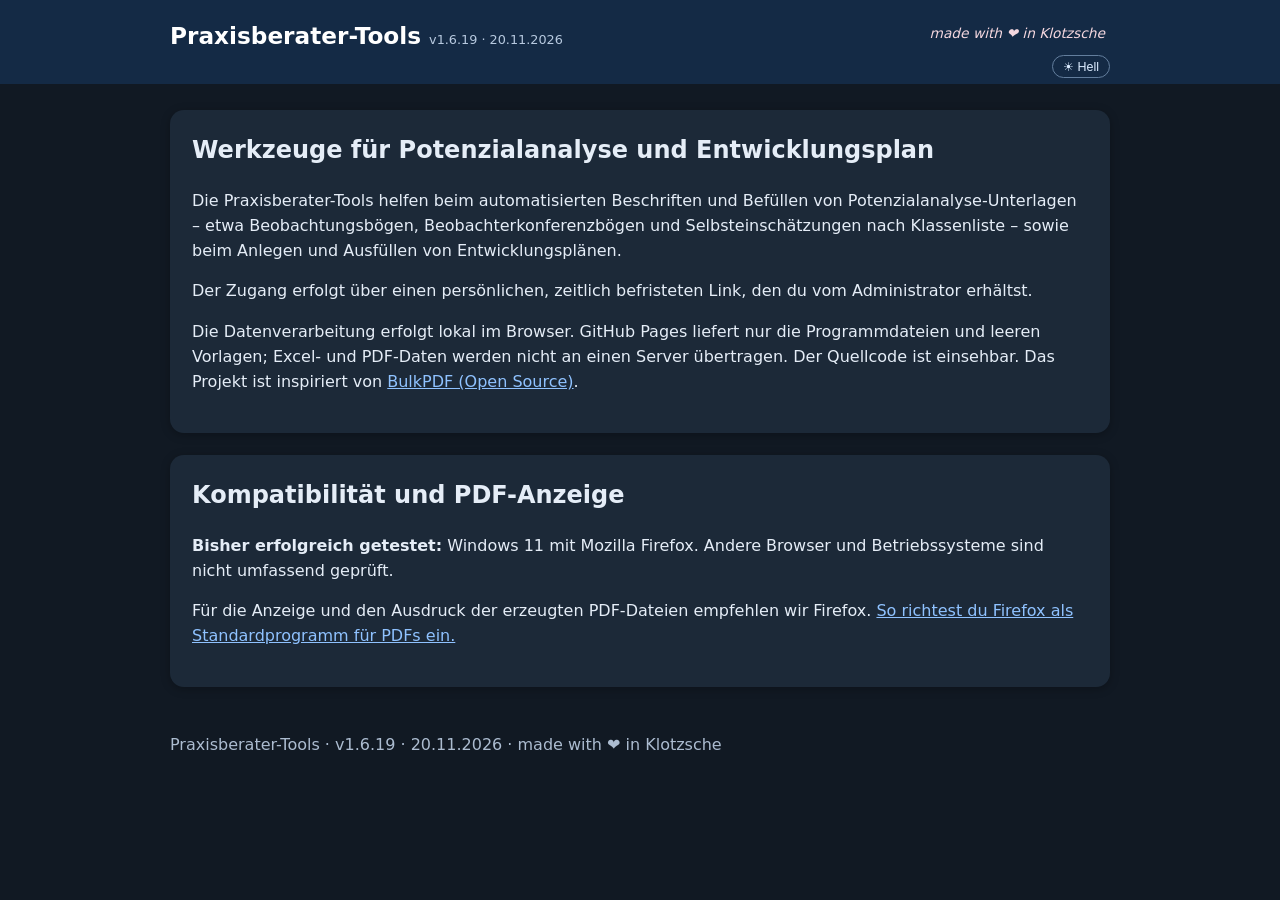
<file: profil.html>
<!doctype html><html lang="de"><head><meta charset="utf-8"><meta name="robots" content="noindex,nofollow"><meta name="viewport" content="width=device-width,initial-scale=1"><title>Mein Profil – Praxisberater-Tools</title><script src="access.js?v=164"></script><script>PAAccess.requireLink();</script><link rel="stylesheet" href="style.css?v=165"><link rel="stylesheet" href="profil.css?v=1613"><script src="theme.js?v=1618"></script><script defer src="tool-nav.js?v=1625"></script><script src="profil.js?v=1614"></script></head><body><header><div class="wrap"><h1>Mein Profil <small>Praxisberater-Tools v1.6.14</small></h1><nav id="mainNavigation" hidden></nav></div></header><main class="wrap"><section class="panel"><h2>Persönliches Profil anlegen</h2><p>Einmal eintragen, anschließend in den Praxisberater-Tools automatisch verwenden. Die Daten werden <strong>nur in diesem Browser</strong> gespeichert. Mit „Profil exportieren“ entsteht eine lokale JSON-Datei inklusive Unterschrift. Sie lässt sich auf einem anderen PC einlesen. <strong>Die Datei bitte vertraulich aufbewahren und niemals ins öffentliche GitHub-Repository hochladen.</strong></p><form id="profileForm"><h3>Person und Schule</h3><div class="profile-grid"><label>Vor- und Nachname<input name="name" autocomplete="name" placeholder="Vorname Nachname"></label><label>Funktion / Dienstbezeichnung<input name="role" placeholder="Praxisberater"></label><label>Schulname<input name="school" placeholder="82. Oberschule Am Flughafen"></label><label>Schulanschrift<input name="schoolAddress" placeholder="Straße, PLZ Ort"></label><label>E-Mail-Adresse<input name="email" type="email" autocomplete="email"></label><label>Telefon<input name="phone" type="tel" autocomplete="tel"></label></div><h3>Unterschrift</h3><p class="profile-note">PNG oder JPG auswählen, möglichst mit transparentem Hintergrund. Wird in unterstützten Dokumenten standardmäßig eingebunden; vor dem Ausgeben bitte kontrollieren.</p><label>Unterschriftsbild <input id="profileSignature" type="file" accept="image/png,image/jpeg"></label><p id="signatureStatus"></p><img id="signaturePreview" alt="Vorschau des Unterschriftsbilds" hidden><p><button type="button" id="removeSignature">Unterschrift aus dem Profil entfernen</button></p><label class="profile-toggle"><input type="checkbox" name="useSignature" checked> Unterschrift standardmäßig verwenden</label><div class="profile-actions"><button type="submit">Profil lokal speichern</button><button type="button" id="exportProfile">Profil exportieren (.json)</button><label class="profile-import">Profil importieren (.json)<input type="file" id="importProfile" accept=".json,application/json"></label></div><p id="profileStatus" role="status"></p></form></section></main><footer class="wrap">Praxisberater-Tools · Persönliches Profil · lokale Datenverarbeitung</footer><script src="profil-editor.js?v=1614"></script></body></html>
</file>
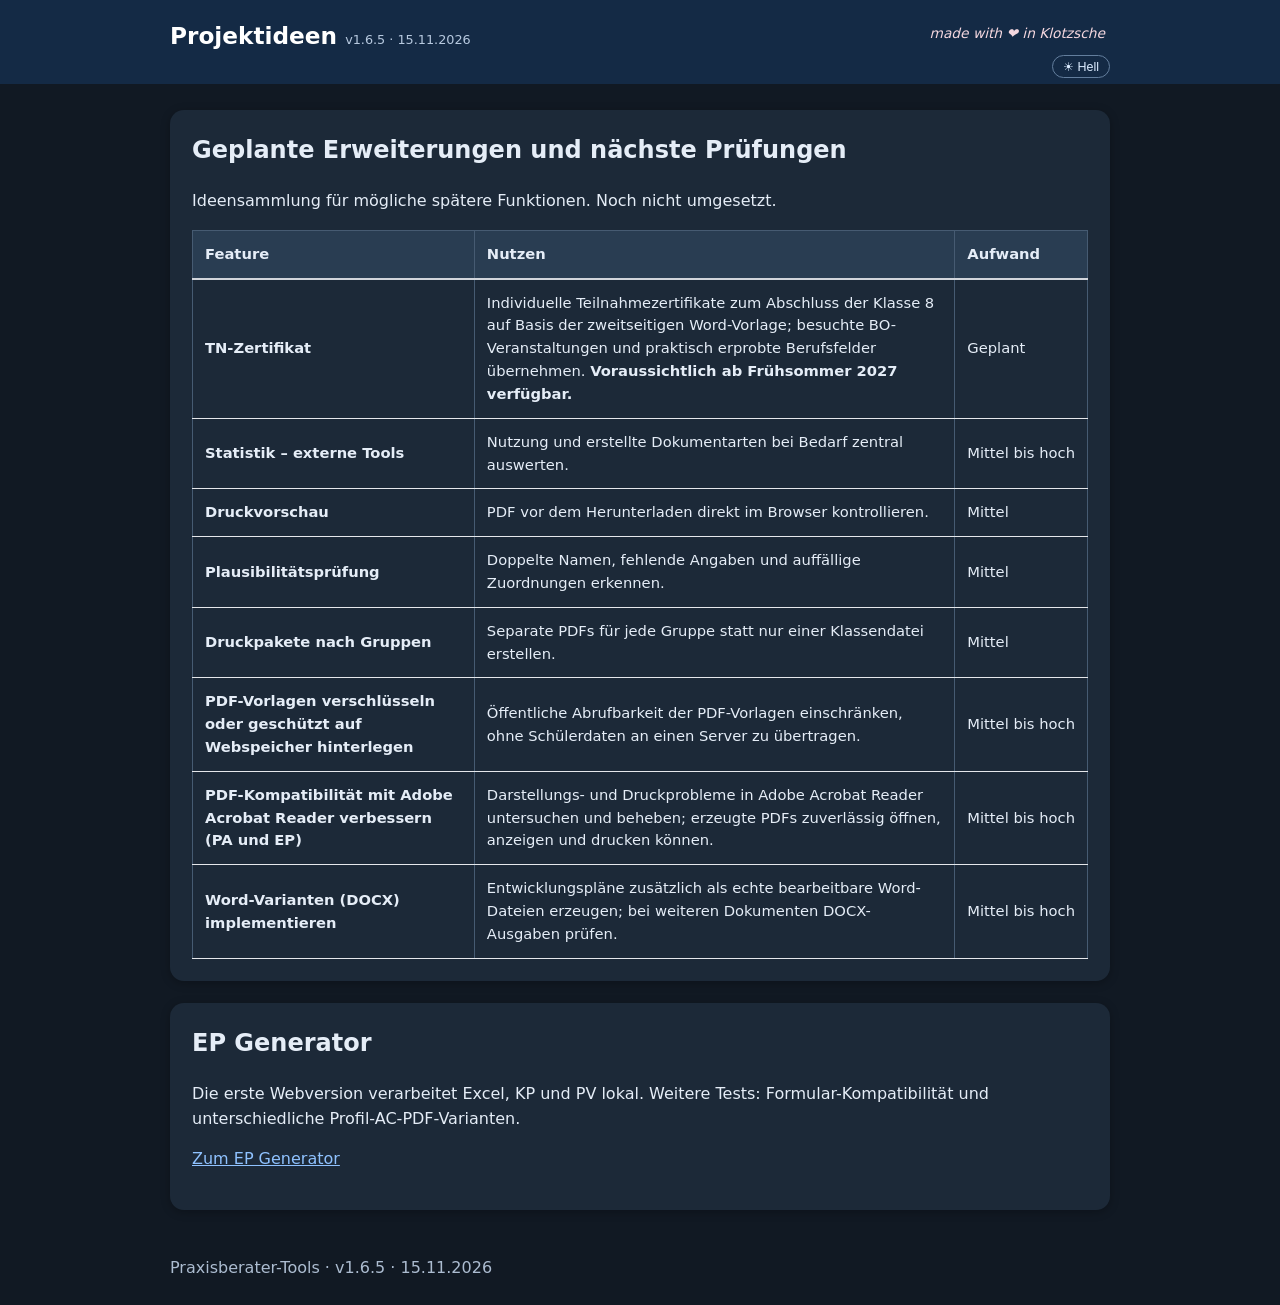
<file: projektideen.html>
<!doctype html><html lang="de"><head><meta charset="utf-8"><meta name="robots" content="noindex,nofollow"><meta name="viewport" content="width=device-width,initial-scale=1"><title>Projektideen – Praxisberater-Tools</title><link rel="stylesheet" href="style.css?v=165"><script src="theme.js?v=1618"></script><script src="access.js?v=164"></script><script defer src="tool-nav.js?v=1619"></script></head><body><header><div class="wrap"><h1>Projektideen <small>v1.6.5 · 15.11.2026</small></h1><span class="signature">made with ❤️ in Klotzsche</span><nav id="mainNavigation" hidden></nav></div></header><main class="wrap"><section class="panel"><h2>Geplante Erweiterungen und nächste Prüfungen</h2><p>Ideensammlung für mögliche spätere Funktionen. Noch nicht umgesetzt.</p><div style="overflow-x:auto"><table style="width:100%;border-collapse:collapse;text-align:left"><thead><tr><th style="padding:12px;border-bottom:2px solid #d1d5db">Feature</th><th style="padding:12px;border-bottom:2px solid #d1d5db">Nutzen</th><th style="padding:12px;border-bottom:2px solid #d1d5db">Aufwand</th></tr></thead><tbody><tr><td style="padding:12px;border-bottom:1px solid #e5e7eb"><strong>TN-Zertifikat</strong></td><td style="padding:12px;border-bottom:1px solid #e5e7eb">Individuelle Teilnahmezertifikate zum Abschluss der Klasse 8 auf Basis der zweitseitigen Word-Vorlage; besuchte BO-Veranstaltungen und praktisch erprobte Berufsfelder übernehmen. <strong>Voraussichtlich ab Frühsommer 2027 verfügbar.</strong></td><td style="padding:12px;border-bottom:1px solid #e5e7eb;white-space:nowrap">Geplant</td></tr><tr><td style="padding:12px;border-bottom:1px solid #e5e7eb"><strong>Statistik – externe Tools</strong></td><td style="padding:12px;border-bottom:1px solid #e5e7eb">Nutzung und erstellte Dokumentarten bei Bedarf zentral auswerten.</td><td style="padding:12px;border-bottom:1px solid #e5e7eb;white-space:nowrap">Mittel bis hoch</td></tr><tr><td style="padding:12px;border-bottom:1px solid #e5e7eb"><strong>Druckvorschau</strong></td><td style="padding:12px;border-bottom:1px solid #e5e7eb">PDF vor dem Herunterladen direkt im Browser kontrollieren.</td><td style="padding:12px;border-bottom:1px solid #e5e7eb;white-space:nowrap">Mittel</td></tr><tr><td style="padding:12px;border-bottom:1px solid #e5e7eb"><strong>Plausibilitätsprüfung</strong></td><td style="padding:12px;border-bottom:1px solid #e5e7eb">Doppelte Namen, fehlende Angaben und auffällige Zuordnungen erkennen.</td><td style="padding:12px;border-bottom:1px solid #e5e7eb;white-space:nowrap">Mittel</td></tr><tr><td style="padding:12px;border-bottom:1px solid #e5e7eb"><strong>Druckpakete nach Gruppen</strong></td><td style="padding:12px;border-bottom:1px solid #e5e7eb">Separate PDFs für jede Gruppe statt nur einer Klassendatei erstellen.</td><td style="padding:12px;border-bottom:1px solid #e5e7eb;white-space:nowrap">Mittel</td></tr><tr><td style="padding:12px;border-bottom:1px solid #e5e7eb"><strong>PDF-Vorlagen verschlüsseln oder geschützt auf Webspeicher hinterlegen</strong></td><td style="padding:12px;border-bottom:1px solid #e5e7eb">Öffentliche Abrufbarkeit der PDF-Vorlagen einschränken, ohne Schülerdaten an einen Server zu übertragen.</td><td style="padding:12px;border-bottom:1px solid #e5e7eb;white-space:nowrap">Mittel bis hoch</td></tr><tr><td style="padding:12px;border-bottom:1px solid #e5e7eb"><strong>PDF-Kompatibilität mit Adobe Acrobat Reader verbessern (PA und EP)</strong></td><td style="padding:12px;border-bottom:1px solid #e5e7eb">Darstellungs- und Druckprobleme in Adobe Acrobat Reader untersuchen und beheben; erzeugte PDFs zuverlässig öffnen, anzeigen und drucken können.</td><td style="padding:12px;border-bottom:1px solid #e5e7eb;white-space:nowrap">Mittel bis hoch</td></tr><tr><td style="padding:12px;border-bottom:1px solid #e5e7eb"><strong>Word-Varianten (DOCX) implementieren</strong></td><td style="padding:12px;border-bottom:1px solid #e5e7eb">Entwicklungspläne zusätzlich als echte bearbeitbare Word-Dateien erzeugen; bei weiteren Dokumenten DOCX-Ausgaben prüfen.</td><td style="padding:12px;border-bottom:1px solid #e5e7eb;white-space:nowrap">Mittel bis hoch</td></tr></tbody></table></div></section><section class="panel"><h2>EP Generator</h2><p>Die erste Webversion verarbeitet Excel, KP und PV lokal. Weitere Tests: Formular-Kompatibilität und unterschiedliche Profil-AC-PDF-Varianten.</p><p><a href="ep-generator.html">Zum EP Generator</a></p></section></main><footer class="wrap">Praxisberater-Tools · v1.6.5 · 15.11.2026</footer></body></html>
</file>
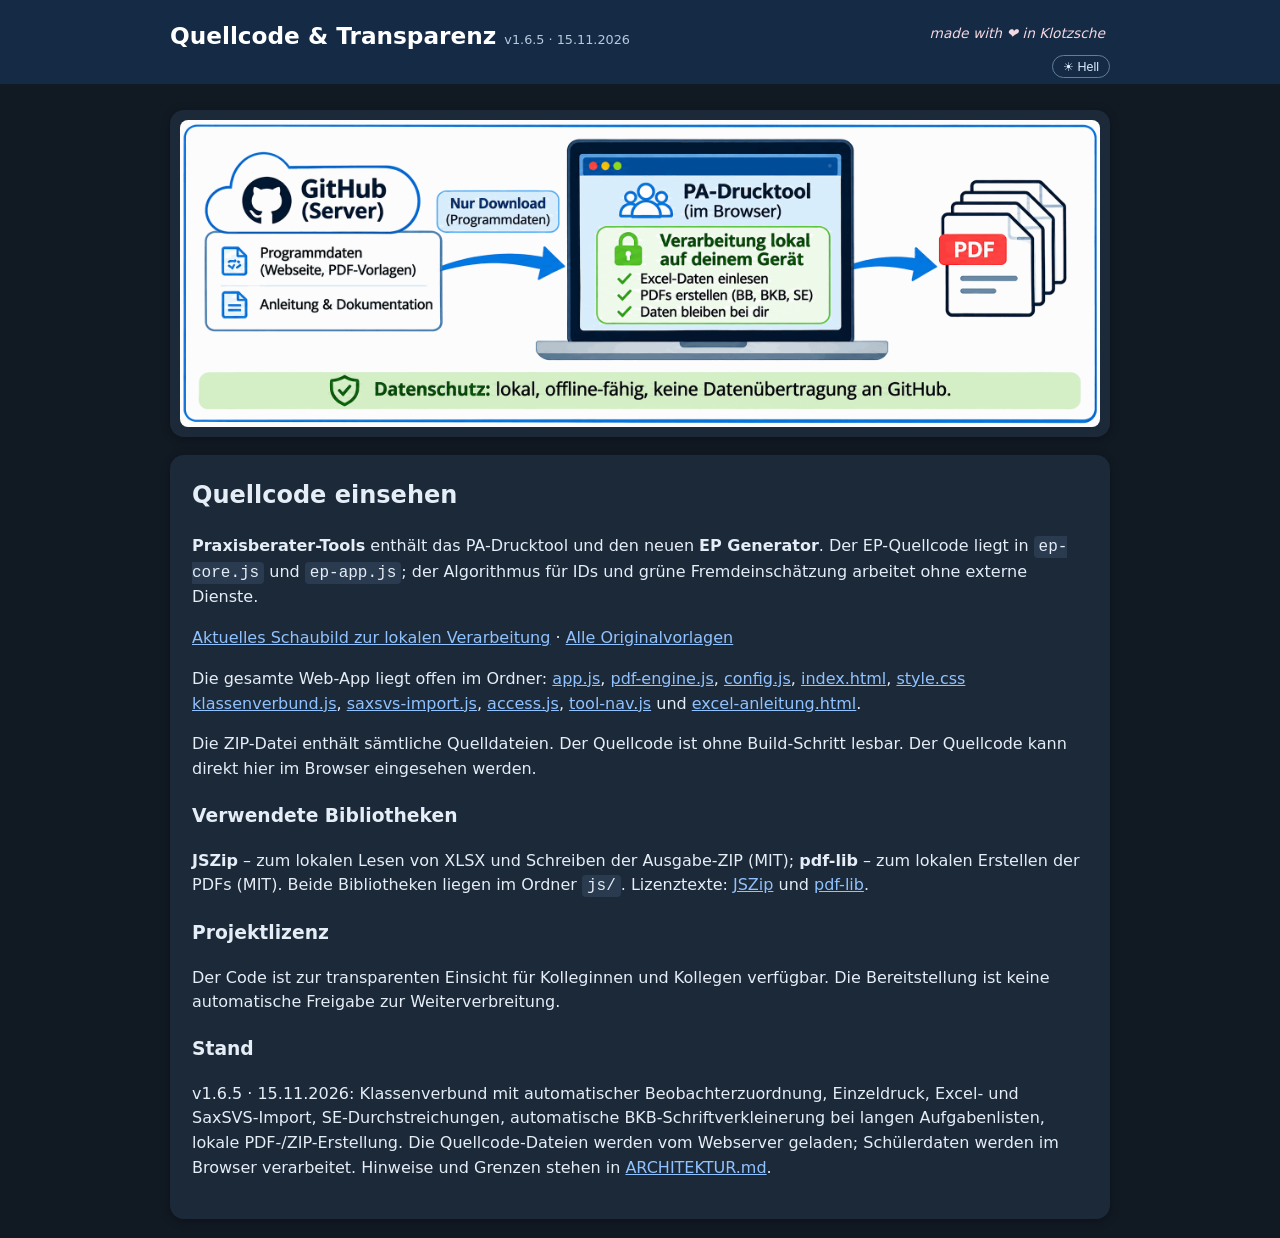
<file: quellcode.html>
<!doctype html><html lang="de"><head><meta name="robots" content="noindex, nofollow, noarchive, nosnippet"><meta charset="utf-8"><meta name="viewport" content="width=device-width,initial-scale=1"><title>Quellcode & Transparenz – PA-Drucktool</title><link rel="stylesheet" href="style.css?v=165"><script src="theme.js?v=1618"></script><script src="access.js?v=164"></script><script defer src="tool-nav.js?v=1625"></script></head><body><header><div class="wrap"><h1>Quellcode & Transparenz <small>v1.6.5 · 15.11.2026</small></h1><span class="signature">made with ❤️ in Klotzsche</span><nav id="mainNavigation" hidden></nav></div></header><main class="wrap"><figure class="panel" style="margin:0 0 18px;padding:10px"><img src="datenfluss-github-browser-pdf.png" alt="Datenfluss: GitHub-Server stellt Programmdaten und PDF-Vorlagen bereit. Schülerdaten werden nur lokal im Browser eingelesen und verarbeitet; fertige PDFs werden auf dem Gerät gespeichert." style="display:block;width:100%;height:auto;border-radius:8px" loading="eager"></figure><section class="panel"><h2>Quellcode einsehen</h2><p><strong>Praxisberater-Tools</strong> enthält das PA-Drucktool und den neuen <strong>EP Generator</strong>. Der EP-Quellcode liegt in <code>ep-core.js</code> und <code>ep-app.js</code>; der Algorithmus für IDs und grüne Fremdeinschätzung arbeitet ohne externe Dienste.</p><p><a href="architektur.html">Aktuelles Schaubild zur lokalen Verarbeitung</a> · <a href="vorlagen.html">Alle Originalvorlagen</a></p><p>Die gesamte Web-App liegt offen im Ordner: <a href="app.js">app.js</a>, <a href="pdf-engine.js">pdf-engine.js</a>, <a href="config.js">config.js</a>, <a href="index.html">index.html</a>, <a href="style.css?v=165">style.css</a> <a href="klassenverbund.js">klassenverbund.js</a>, <a href="saxsvs-import.js">saxsvs-import.js</a>, <a href="access.js">access.js</a>, <a href="tool-nav.js">tool-nav.js</a> und <a href="excel-anleitung.html">excel-anleitung.html</a>.</p><p>Die ZIP-Datei enthält sämtliche Quelldateien. Der Quellcode ist ohne Build-Schritt lesbar. Der Quellcode kann direkt hier im Browser eingesehen werden.</p><h3>Verwendete Bibliotheken</h3><p><strong>JSZip</strong> – zum lokalen Lesen von XLSX und Schreiben der Ausgabe-ZIP (MIT); <strong>pdf-lib</strong> – zum lokalen Erstellen der PDFs (MIT). Beide Bibliotheken liegen im Ordner <code>js/</code>. Lizenztexte: <a href="LICENSE-JSZIP.txt">JSZip</a> und <a href="LICENSE-PDF-LIB.txt">pdf-lib</a>.</p><h3>Projektlizenz</h3><p>Der Code ist zur transparenten Einsicht für Kolleginnen und Kollegen verfügbar. Die Bereitstellung ist keine automatische Freigabe zur Weiterverbreitung.</p><h3>Stand</h3><p>v1.6.5 · 15.11.2026: Klassenverbund mit automatischer Beobachterzuordnung, Einzeldruck, Excel- und SaxSVS-Import, SE-Durchstreichungen, automatische BKB-Schriftverkleinerung bei langen Aufgabenlisten, lokale PDF-/ZIP-Erstellung. Die Quellcode-Dateien werden vom Webserver geladen; Schülerdaten werden im Browser verarbeitet. Hinweise und Grenzen stehen in <a href="ARCHITEKTUR.md">ARCHITEKTUR.md</a>.</p></section></main></body></html>
</file>
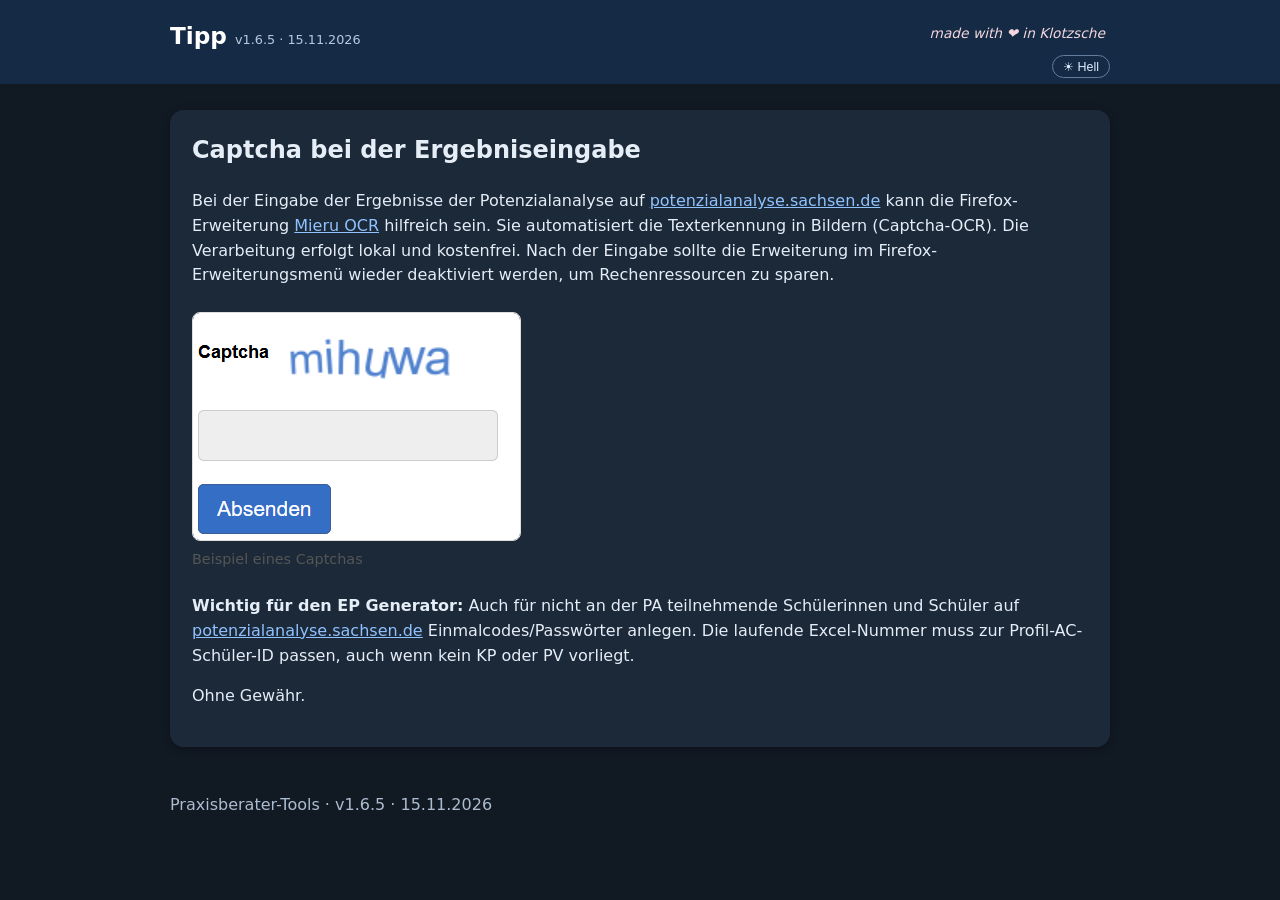
<file: tipp.html>
<!doctype html><html lang="de"><head><meta charset="utf-8"><meta name="robots" content="noindex,nofollow"><meta name="viewport" content="width=device-width,initial-scale=1"><title>Tipp – PA-Drucktool</title><link rel="stylesheet" href="style.css?v=165"><script src="theme.js?v=1618"></script><script src="access.js?v=164"></script><script defer src="tool-nav.js?v=1619"></script></head><body><header><div class="wrap"><h1>Tipp <small>v1.6.5 · 15.11.2026</small></h1><span class="signature">made with ❤️ in Klotzsche</span><nav id="mainNavigation" hidden></nav></div></header><main class="wrap"><section class="panel"><h2>Captcha bei der Ergebniseingabe</h2>
<p>Bei der Eingabe der Ergebnisse der Potenzialanalyse auf <a href="https://potenzialanalyse.sachsen.de/" target="_blank" rel="noopener noreferrer">potenzialanalyse.sachsen.de</a> kann die Firefox-Erweiterung <a href="https://addons.mozilla.org/en-US/firefox/addon/mieru-ocr/" target="_blank" rel="noopener noreferrer">Mieru OCR</a> hilfreich sein. Sie automatisiert die Texterkennung in Bildern (Captcha-OCR). Die Verarbeitung erfolgt lokal und kostenfrei. Nach der Eingabe sollte die Erweiterung im Firefox-Erweiterungsmenü wieder deaktiviert werden, um Rechenressourcen zu sparen.</p>
<figure style="margin:1.5rem 0;max-width:350px"><img src="captcha-beispiel.png" alt="Beispiel eines Captcha-Feldes mit Eingabefeld und Absenden-Schaltfläche" style="display:block;max-width:100%;height:auto;border:1px solid #ddd;border-radius:8px"><figcaption style="font-size:.9rem;color:#555;margin-top:.4rem">Beispiel eines Captchas</figcaption></figure>
<p><strong>Wichtig für den EP Generator:</strong> Auch für nicht an der PA teilnehmende Schülerinnen und Schüler auf <a href="https://potenzialanalyse.sachsen.de/" target="_blank" rel="noopener noreferrer">potenzialanalyse.sachsen.de</a> Einmalcodes/Passwörter anlegen. Die laufende Excel-Nummer muss zur Profil-AC-Schüler-ID passen, auch wenn kein KP oder PV vorliegt.</p><p>Ohne Gewähr.</p></section></main><footer class="wrap">Praxisberater-Tools · v1.6.5 · 15.11.2026</footer></body></html>
</file>
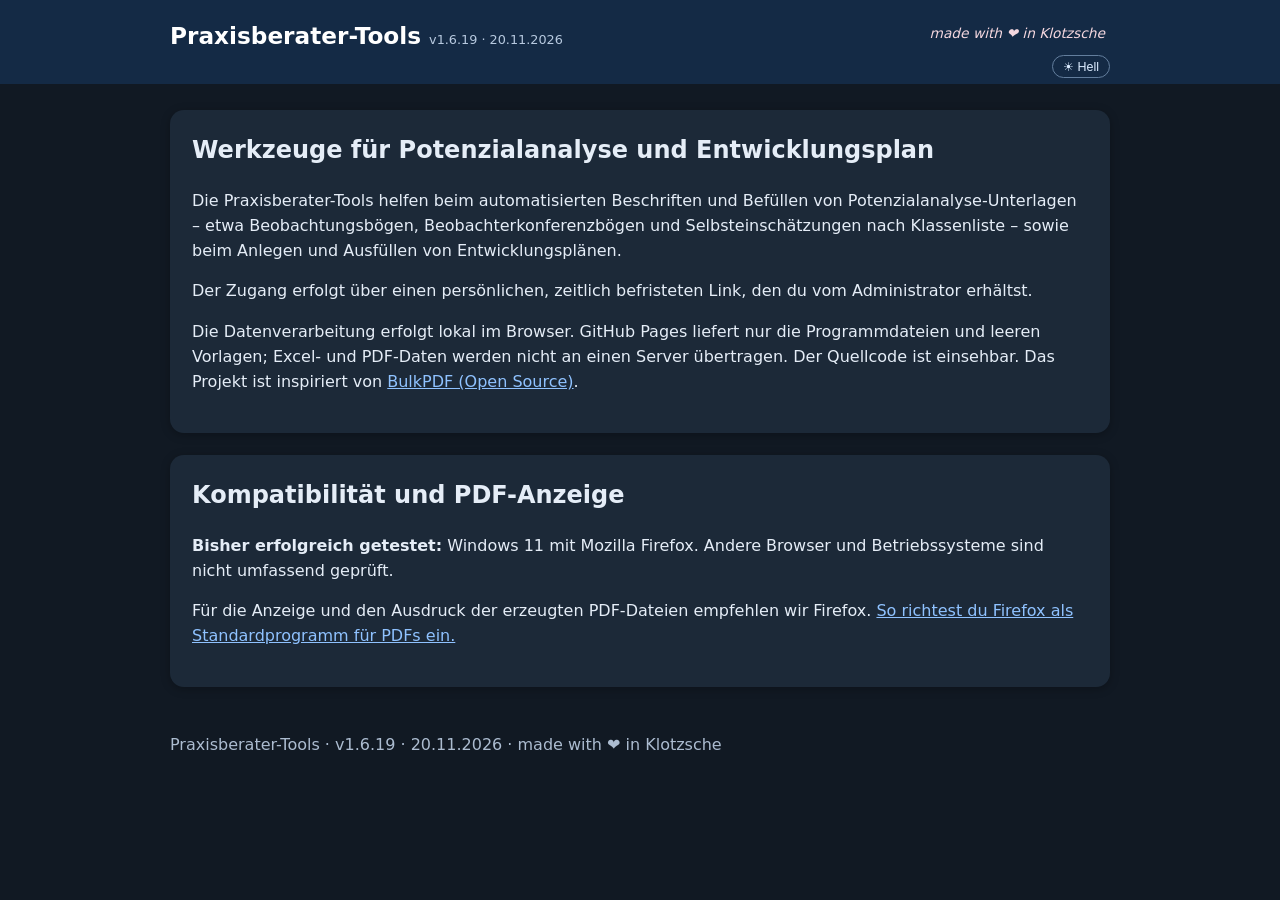
<file: tn-zertifikat.html>
<!doctype html><html lang="de"><head><meta charset="utf-8"><meta name="viewport" content="width=device-width,initial-scale=1"><meta name="robots" content="noindex,nofollow,noarchive"><title>TN-Zertifikat – Praxisberater-Tools</title><link rel="stylesheet" href="style.css?v=165"><script src="access.js?v=164"></script><script>PAAccess.requireLink(false);</script><script src="theme.js?v=1618"></script><script defer src="tool-nav.js?v=1619"></script></head><body><header><div class="wrap"><h1>TN-Zertifikat <small>Geplant · Praxisberater-Tools</small></h1><span class="signature">made with ❤️ in Klotzsche</span><nav id="mainNavigation" hidden></nav></div></header><main class="wrap"><section class="panel"><h2>Teilnahmezertifikat für die 8. Klassen</h2><p>Hier entsteht ein Werkzeug, das für jede Schülerin und jeden Schüler am Ende der 8. Klasse ein individuelles Teilnahmezertifikat erstellt.</p><p><strong>Voraussichtlich ab Frühsommer 2027 verfügbar.</strong></p><p>Als Grundlage ist die zweitseitige Word-Vorlage „Teilnahmezertifikat – Projekt Praxisberaterinnen und Praxisberater an Oberschulen“ vorgesehen. Sie enthält persönliche Angaben, wahrgenommene Angebote der vertieften praktischen Berufsorientierung, erprobte Berufsfelder und weitere BO-Veranstaltungen sowie ein Unterschriftsfeld.</p><p class="planned-note">Noch keine Eingabe oder Dokumentenerstellung möglich. Der Funktionsumfang wird später festgelegt.</p><p><a href="index.html">Zurück zu Praxisberater-Tools</a> · <a href="projektideen.html">Projektideen</a></p></section></main><footer class="wrap">Praxisberater-Tools · v1.6.18 · 20.11.2026</footer></body></html>
</file>
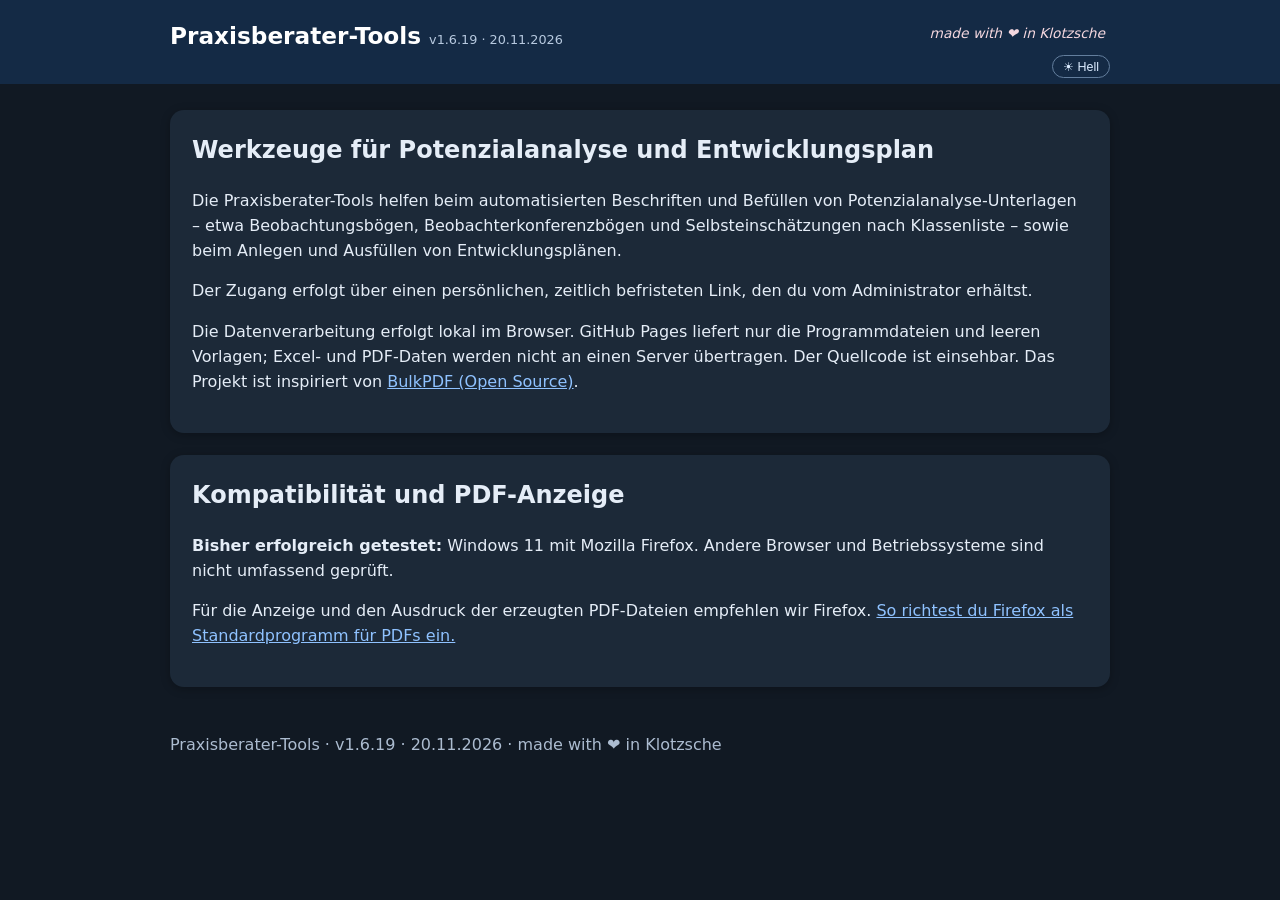
<file: tool.html>
<!doctype html><html lang="de"><head><meta name="robots" content="noindex, nofollow, noarchive, nosnippet"><meta charset="utf-8"><meta name="viewport" content="width=device-width,initial-scale=1"><title>PA-Drucktool – Werkzeug</title><script src="access.js?v=164"></script><script>PAAccess.requireLink();</script><link rel="stylesheet" href="style.css?v=165"><link rel="stylesheet" href="progress-ui.css?v=164"><script src="theme.js?v=1618"></script><script defer src="tool-nav.js?v=1625"></script><link rel="stylesheet" href="profil.css?v=1613"><script src="profil.js?v=1614"></script></head><body>
<header><div class="wrap"><h1>PA-Drucktool <small>v1.6.13 · 17.11.2026</small></h1><span class="signature">made with ❤️ in Klotzsche</span><nav id="mainNavigation" hidden></nav></div></header>
<main class="wrap" id="toolMain" style="display:none"><section class="privacy"><h2>🔒 Schülerdaten bleiben auf deinem Rechner</h2><p>Excel-Inhalte und erzeugte PDFs werden <strong>ausschließlich auf diesem Rechner verarbeitet</strong>. <strong>Keine Schülerdaten werden an Server übertragen.</strong> Es gibt keinen Upload, kein Tracking und keine externen Skripte. Über GitHub Pages werden nur die Programmdateien geladen.</p></section>
<section class="panel" id="workflowPicker"><h2>Was möchtest du erstellen?</h2><div class="workflow-options" role="group" aria-label="Druckart"><button type="button" data-workflow-button="class">Klassenweise</button><button type="button" data-workflow-button="single">Einzeldruck</button><button type="button" data-workflow-button="blanko">Blanko-Vorlagen erstellen</button></div><p class="workflow-help" id="workflowHelp" aria-live="polite"></p></section>
<section class="panel" id="importPanel"><h2>1. Schülerliste importieren</h2><p>Excel (.xlsx) wie bisher oder alternativ eine textbasierte PDF-Schülerliste im SaxSVS-Format.</p><input type="file" id="excel" accept=".xlsx"><details class="testdata-panel" style="margin-top:12px"><summary style="cursor:pointer;font-weight:600;padding:6px 0">Testdaten laden / ansehen</summary><div style="padding:4px 0 8px"><div style="display:flex;flex-wrap:wrap;align-items:center;gap:8px;margin-top:9px"><button type="button" data-test-list="excel">Testdaten laden (7a–8c)</button><a href="Vorlagen/Klassenlisten%20Dummydaten_7a-8c.xlsx" download="Klassenlisten Dummydaten_7a-8c.xlsx">Beispiel-Excel herunterladen</a><small>Nur fiktive Schülerdaten</small></div></div></details><p id="status" role="status">Noch keine Datei ausgewählt.</p><details style="margin-top:14px"><summary style="cursor:pointer;font-weight:600">PDF-Schülerliste (SaxSVS-Format) importieren</summary><div style="padding:12px 0"><p>Original-PDF aus SaxSVS auswählen. Die Namen werden als Vorname Nachname übernommen. Gruppen und Beobachter bleiben leer.</p><label>PDF-Datei <input type="file" id="saxFile" accept=".pdf,application/pdf"></label> <label>PA-Datum (optional) <input type="date" id="saxDate"></label> <button type="button" id="saxImport">PDF-Schülerliste einlesen</button> <button type="button" id="saxDiagnose">PDF-Diagnose erstellen (ohne Namen)</button><p id="saxDiagStatus" role="status"></p><p id="saxStatus" role="status"></p><div id="saxPreview"></div><p><small>Nur textbasierte PDFs; keine eingescannten Bilder. Die Erkennung bitte vor dem Drucken kontrollieren.</small></p></div></details><div id="results"></div></section>
<section class="panel" id="settingsPanel"><h2>2. PDF-Einstellungen</h2><p>Flachgerechnet und Gruppe aufsteigend sind voreingestellt. Du kannst beides ändern.</p><div class="controls" id="commonSettings"><label>PDF-Ausgabe<select id="pdfMode"><option selected>Flachgerechnet</option><option>Bearbeitbar</option></select></label><label>Sortierung<select id="sortMode"><option selected>Gruppe aufsteigend</option><option>Gruppe absteigend</option><option>Name aufsteigend</option><option>Name absteigend</option></select></label></div><h3>Dokumente</h3><div class="controls"><label><input type="checkbox" checked id="docBB"> Beobachtungsbögen (BB)</label><label><input type="checkbox" checked id="docBBK"> Beobachterkonferenzbogen (BKB)</label><label><input type="checkbox" checked id="docSE"> Selbsteinschätzung (SE)</label></div><div class="se-variant" style="margin:14px 0;padding:12px;border:1px solid #aaa;border-radius:8px">
<label style="display:flex;align-items:center;gap:8px"><input type="checkbox" id="seStrike" checked> <strong>Selbsteinschätzung (ohne PC-Profil-Test) anpassen?</strong></label>
<p style="margin:6px 0 0"><small>Standard: aktiviert. Streicht bei der SE sechs Merkmale samt jeweils fünf Bewertungsfeldern mittig durch. Deaktiviert: unveränderte Blanko-SE. Gilt für Sammeldruck und Einzeldruck.</small></p>
</div><h3>Aufgaben – genau zwei je Kategorie</h3><div id="taskSelection" class="taskgrid"></div><p id="taskStatus" role="status"></p><details id="paVerbund" style="margin:16px 0;padding:12px;border:1px solid #bbb;border-radius:8px">
<summary style="cursor:pointer;font-weight:600">PA Klassenverbund - Zuordnung Beobachter/Aufgabe (optional)</summary>
<div style="padding-top:12px">
<label><input type="checkbox" id="verbundAktiv"> Beobachternamen automatisch auf BB eintragen</label>
<p><small>Je Block eine Aufgabe aus AK I, II und III. Die beiden Blöcke gelten für alle Gruppen. Pro Gruppe werden die zwei Beobachter aus Excel zugeordnet. Ohne Zuordnung bleibt das BB-Feld leer.</small></p>
<div id="verbundBlocks"></div><div id="verbundGroups"></div>
<p id="verbundStatus" role="status"></p>
</div></details></section><section class="panel" id="singlePanel"><details id="expertDetails" open><summary style="cursor:pointer;font-weight:600">Einzeldruck – einzelne Schüler und Dokumente drucken</summary><div style="padding:12px 0"><p>Für gezielte Nachdrucke. Die Aufgaben werden oben bei den PDF-Einstellungen ausgewählt; im Einzeldruck sind auch einzelne Aufgaben möglich.</p><label>Klasse <select id="expertClass"><option value="">Bitte Schülerliste laden</option></select></label><p><strong>Schüler auswählen:</strong> <button type="button" id="expertAll">Alle</button> <button type="button" id="expertNone">Keine</button></p><div id="expertStudents" style="max-height:220px;overflow:auto;border:1px solid #ccc;border-radius:6px;padding:10px">Bitte zuerst eine Schülerliste laden.</div><h3>Dokumentarten für Einzeldruck</h3><div class="controls"><label><input type="checkbox" id="expertBB" checked> Beobachtungsbögen (BB)</label><label><input type="checkbox" id="expertBBK" checked> Beobachterkonferenzbogen (BKB)</label><label><input type="checkbox" id="expertSE" checked> Selbsteinschätzung (SE)</label></div><p>Für BB die gewünschten Aufgaben oben markieren. Es müssen im Einzeldruck nicht genau zwei je Kategorie sein.</p><button type="button" id="expertPreview">Auswahl prüfen</button> <button type="button" id="expertGenerate">Ausgewählte PDFs erstellen</button><p id="expertStatus" role="status" aria-live="polite"></p></div></details></section>
<section class="panel" id="blankoPanel"><details id="blankoDetails" open><summary style="cursor:pointer;font-weight:600">Blanko-Vorlagen erstellen</summary><div style="padding:12px 0"><p>PDF-Vorlagen ohne Namen, Gruppe oder Beobachter. AC-Einheit für BB und BKB direkt eingeben. Datum, PDF-Ausgabe und SE-Kürzung unter „Optionale Angaben“ einstellen. Keine Schülerliste nötig.</p><div class="controls"><label>Dokument<select id="blankoKind"><option value="BB">Beobachtungsbogen (BB)</option><option value="BBK">Beobachterkonferenzbogen (BKB)</option><option value="SE">Selbsteinschätzung (SE)</option></select></label></div><div id="blankoACRow" class="controls" style="margin:12px 0"><label>AC-Einheit / Name<input id="blankoAC" type="text" placeholder="z. B. Potenzialanalyse 2026" autocomplete="off"></label></div><div id="blankoBBOptions" class="controls"><label>Arbeitskreis <select id="blankoCategory"></select></label><label>Aufgabe <select id="blankoTask"></select></label></div><div id="blankoBKBOptions" style="display:none;margin-top:12px">
<strong>Aufgabenauswahl für BKB</strong>
<p style="margin:4px 0 10px">Optional: genau sechs Aufgaben (je zwei aus AK I, II und III) auswählen. Ohne Auswahl bleibt die Aufgabenliste im BKB leer.</p>
<div id="blankoBKBTasks" class="blanko-bkb-tasks"></div><p id="blankoBKBTaskStatus" role="status" aria-live="polite"></p>
</div><details id="blankoOptional" style="margin:14px 0;padding:12px;border:1px solid #aaa;border-radius:8px">
<summary style="cursor:pointer;font-weight:600">Optionale Angaben</summary>
<div class="controls" style="margin-top:12px">
<label>PDF-Ausgabe<select id="blankoPdfMode"><option selected>Flachgerechnet</option><option>Bearbeitbar</option></select></label>
<label>Datum der PA<input id="blankoDate" type="date"></label>

</div>
<div id="blankoSEOptions" style="display:none;margin-top:12px"><label><input type="checkbox" id="blankoStrike" checked> Gekürzte SE (Standard): sechs Merkmale und zugehörige Skalen durchstreichen</label></div>

</details><button type="button" id="blankoGenerate">Blanko-PDF erstellen</button><p id="blankoStatus" role="status"></p></div></details></section><section class="panel" id="classOutputPanel"><h2>3. PDFs erstellen</h2><button type="button" id="previewButton">Ausgabe prüfen</button> <button type="button" id="generateButton">PDFs als ZIP erstellen</button><div class="pa-progress" id="paProgress" hidden aria-live="off"><div class="pa-progress-head"><span class="pa-progress-spinner" aria-hidden="true">⌛</span><strong data-progress-title>Erstellung läuft</strong><span data-progress-percent>0 %</span></div><progress value="0" max="100" aria-label="Erstellungsfortschritt"></progress><p data-progress-label aria-live="polite">Bereit.</p></div><p id="generationStatus" role="status" aria-live="polite"></p><div id="preview" class="panel" style="margin-top:12px"></div><h3>Originalvorlagen</h3><p><strong>Getestet:</strong> Beide PDF-Modi wurden in Firefox mit Testdaten erfolgreich ausprobiert. Bei BKB/SE bleiben die Bewertungsskalen zunächst leer. Bitte die fertigen PDFs vor der produktiven Nutzung stichprobenartig prüfen.</p><p>Die unveränderten Originalvorlagen sind Bestandteil dieser Anwendung.</p><a href="excel-anleitung.html">Zur Anleitung →</a></section>
<section class="panel" id="ownTemplatesPanel"><details><summary style="cursor:pointer;font-weight:600">Eigene PDF-Vorlagen verwenden (optional)</summary><div style="padding:12px 0"><p><strong>Normalerweise nichts auswählen:</strong> Die Originalvorlagen sind schon im Tool enthalten.</p><p>Wenn du eigene PDF-Dateien verwenden möchtest, müssen sie die <strong>gleichen ausfüllbaren Formularfelder</strong> wie die Originale enthalten und <strong>genau so heißen</strong>:</p><ul><li><code>Vorlage Beobachtungsbogen.pdf</code> – für BB</li><li><code>Vorlage Beobachterkonferenzbogen.pdf</code> – für BKB</li><li><code>Vorlage Selbsteinschaetzungsbogen.pdf</code> – für SE (Schreibweise ohne ä!)</li></ul><p>Du musst nur die Vorlagen auswählen, die du ersetzen möchtest. Mehrere Dateien kannst du gemeinsam auswählen. Nicht ausgewählte Vorlagen kommen automatisch aus dem Tool. Die Datei <code>Matrix Beobachtungsaufgaben.pdf</code> wird für die PDF-Erstellung nicht benötigt.</p><p><strong>Wichtig:</strong> Umbenennen allein genügt nicht, wenn die Formularfelder oder Seitenmaße verändert wurden. Besonders die SE-Durchstreichung ist auf die Originalpositionen abgestimmt.</p><input type="file" id="templateFiles" accept=".pdf" multiple></div></details></section>
</main><footer class="wrap">PA-Drucktool · lokal und datenschutzkonform · v1.6.13 · 17.11.2026</footer><script>if(PAAccess.allowed())document.getElementById("toolMain").style.display="";</script><script src="js/jszip.min.js"></script><script src="js/pdf-lib.min.js"></script><script src="app.js?v=20261120-preview-hint"></script><script src="testlisten.js?v=169"></script><script src="config.js"></script><script src="settings.js?v=150"></script><script src="progress-ui.js?v=164"></script><script src="pdf-engine.js?v=164"></script><script src="saxsvs-import.js?v=4"></script><script src="klassenverbund.js?v=144"></script><script src="workflow.js?v=150"></script></body></html>
</file>
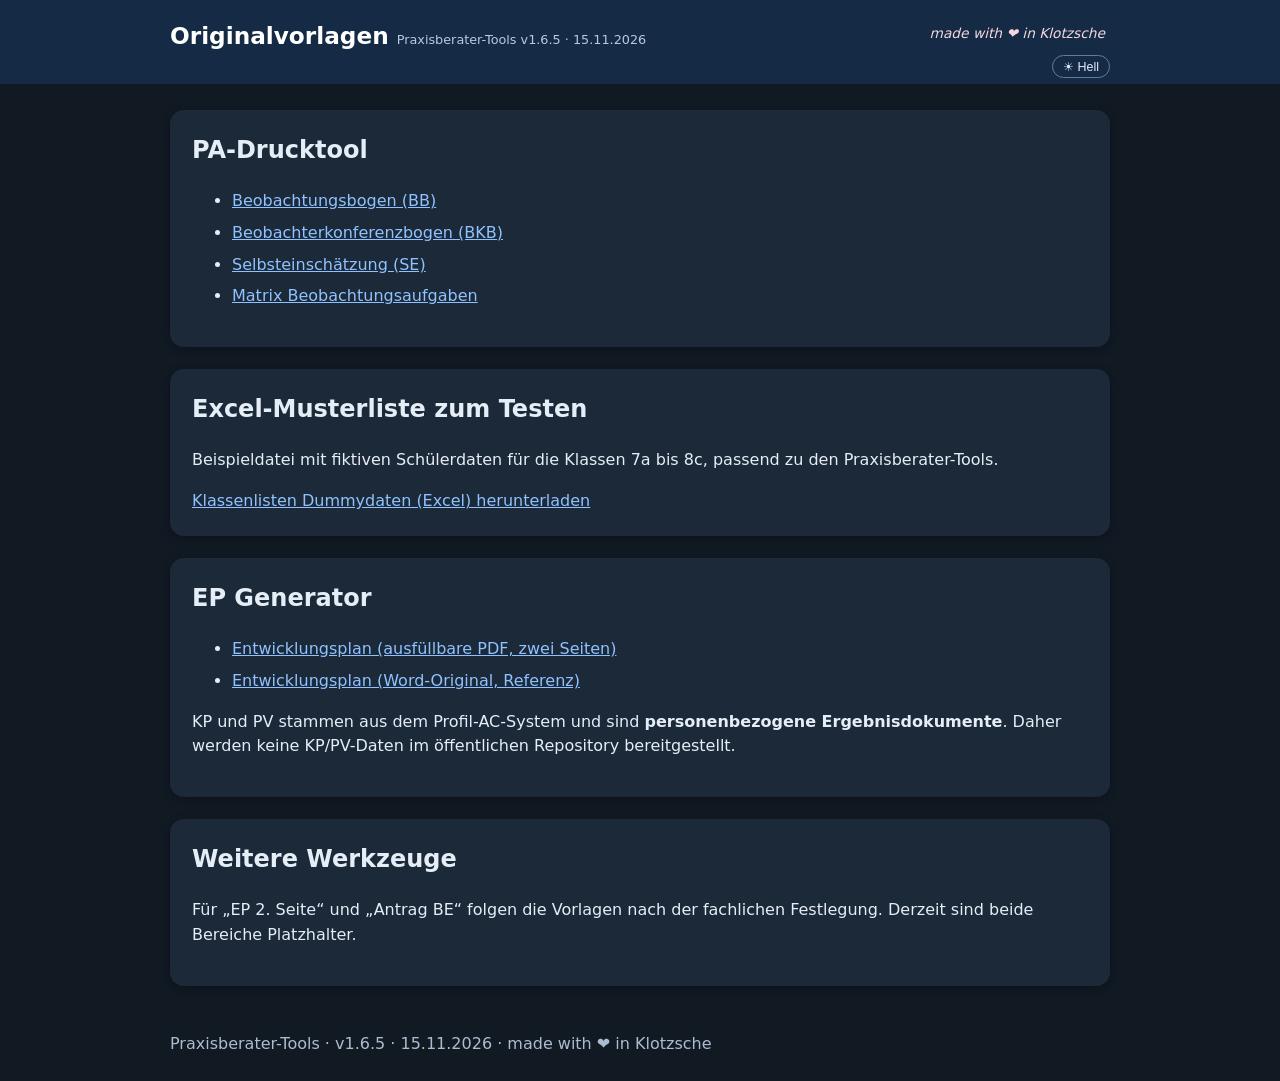
<file: vorlagen.html>
<!doctype html><html lang="de"><head><meta charset="utf-8"><meta name="robots" content="noindex,nofollow"><meta name="viewport" content="width=device-width,initial-scale=1"><title>Vorlagen · Praxisberater-Tools</title><link rel="stylesheet" href="style.css?v=165"><script src="access.js?v=164"></script><script src="theme.js?v=1618"></script><script defer src="tool-nav.js?v=1625"></script></head><body><header><div class="wrap"><h1>Originalvorlagen <small>Praxisberater-Tools v1.6.5 · 15.11.2026</small></h1><span class="signature">made with ❤️ in Klotzsche</span><nav id="mainNavigation" hidden></nav></div></header><main class="wrap"><section class="panel"><h2>PA-Drucktool</h2><ul><li><a href="Vorlagen/Vorlage Beobachtungsbogen.pdf" download>Beobachtungsbogen (BB)</a></li><li><a href="Vorlagen/Vorlage Beobachterkonferenzbogen.pdf" download>Beobachterkonferenzbogen (BKB)</a></li><li><a href="Vorlagen/Vorlage Selbsteinschaetzungsbogen.pdf" download>Selbsteinschätzung (SE)</a></li><li><a href="Vorlagen/Matrix Beobachtungsaufgaben.pdf" download>Matrix Beobachtungsaufgaben</a></li></ul></section><section class="panel"><h2>Excel-Musterliste zum Testen</h2><p>Beispieldatei mit fiktiven Schülerdaten für die Klassen 7a bis 8c, passend zu den Praxisberater-Tools.</p><a href="Vorlagen/Klassenlisten%20Dummydaten_7a-8c.xlsx" download>Klassenlisten Dummydaten (Excel) herunterladen</a></section><section class="panel"><h2>EP Generator</h2><ul><li><a href="Vorlagen/EP/Entwicklungsplan_ausfuellbar.pdf" download>Entwicklungsplan (ausfüllbare PDF, zwei Seiten)</a></li><li><a href="Vorlagen/EP/Entwicklungsplan_Original_Word_nur_Referenz.docx" download>Entwicklungsplan (Word-Original, Referenz)</a></li></ul><p>KP und PV stammen aus dem Profil-AC-System und sind <strong>personenbezogene Ergebnisdokumente</strong>. Daher werden keine KP/PV-Daten im öffentlichen Repository bereitgestellt.</p></section><section class="panel"><h2>Weitere Werkzeuge</h2><p>Für „EP 2. Seite“ und „Antrag BE“ folgen die Vorlagen nach der fachlichen Festlegung. Derzeit sind beide Bereiche Platzhalter.</p></section></main><footer class="wrap">Praxisberater-Tools · v1.6.5 · 15.11.2026 · made with ❤️ in Klotzsche</footer></body></html>
</file>
<file: style.css>
*{box-sizing:border-box}body{margin:0;background:#f5f7fb;color:#192638;font:16px/1.55 system-ui,Segoe UI,sans-serif}header{background:#142a45;color:white;padding:18px 0}header h1{margin:0;font-size:1.45rem}small{font-size:.8rem;font-weight:400;color:#b7c9df}.wrap{max-width:980px;margin:auto;padding:0 20px}nav{display:flex;gap:20px;flex-wrap:wrap;margin-top:10px}nav a{color:#dcecff}main{padding-top:26px!important}section{margin-bottom:22px}.panel,.privacy{border-radius:14px;padding:22px;background:white;box-shadow:0 2px 10px #0b214012}.privacy{background:#eaf8ed;border:2px solid #77c68b}.privacy h2{color:#165b2e}.panel h2,.privacy h2{margin-top:0}input[type=file]{padding:14px;background:#f0f5ff;border:1px dashed #7897c0;border-radius:8px;max-width:100%;width:100%}table{border-collapse:collapse;width:100%;font-size:.92rem}td,th{padding:9px;border:1px solid #dce2e9;text-align:left}th{background:#eaf0f8}.ok{color:#186236}.err{color:#a12424}.notice{padding:10px 14px;border-radius:8px;background:#eef4ff}code{background:#edf1f6;padding:2px 5px;border-radius:4px}pre{overflow:auto;background:#edf1f6;padding:14px;border-radius:8px}footer{padding:24px 20px!important;color:#667}a{color:#12549b}li{margin:7px 0}@media(max-width:600px){.panel,.privacy{padding:15px}table{font-size:.78rem}}
header .wrap{position:relative}.signature{position:absolute;right:20px;top:5px;font-size:.86rem;font-style:italic;color:#f4d7df}.controls{display:flex;gap:18px;flex-wrap:wrap;margin:12px 0}.controls label{display:flex;flex-direction:column;gap:5px}.controls label:has(input){flex-direction:row;align-items:center}select{padding:8px;border:1px solid #b5c5d7;border-radius:7px;background:white}.taskgrid{display:grid;grid-template-columns:repeat(3,minmax(0,1fr));gap:12px}.taskgrid fieldset{min-width:0;border:1px solid #cad5e3;border-radius:8px}.taskgrid label{display:block;font-size:.87rem;padding:3px 0}.taskgrid legend{font-weight:700}button{padding:10px 16px;border:0;border-radius:8px;background:#164a83;color:white;cursor:pointer}@media(max-width:700px){.taskgrid{grid-template-columns:1fr}.signature{position:static;display:block;margin-top:6px}}
/* v1.4.6: optionaler Dark Mode */
.theme-toggle{position:absolute;right:20px;bottom:0;background:transparent;color:#dcecff;border:1px solid #637e9d;border-radius:18px;padding:3px 10px;font-size:.78rem}
.theme-toggle:hover{background:#254664}
@media(max-width:700px){.theme-toggle{position:static;margin-top:8px}}
html[data-theme="dark"]{color-scheme:dark}
html[data-theme="dark"] body{background:#111923;color:#e5edf7}
html[data-theme="dark"] .panel{background:#1c2938;color:#e5edf7;box-shadow:0 2px 10px #0004}
html[data-theme="dark"] .privacy{background:#163426;color:#d5f3df;border-color:#397b55}
html[data-theme="dark"] .privacy h2{color:#a9ebbf}
html[data-theme="dark"] a{color:#8fc2ff}
html[data-theme="dark"] header a{color:#dcecff}
html[data-theme="dark"] th{background:#293d52}
html[data-theme="dark"] td,html[data-theme="dark"] th{border-color:#465b72}
html[data-theme="dark"] input,html[data-theme="dark"] select,html[data-theme="dark"] textarea{background:#26374a;color:#f2f6ff;border-color:#59718a}
html[data-theme="dark"] input[type=file]{background:#26374a}
html[data-theme="dark"] fieldset,html[data-theme="dark"] details{border-color:#52657a}
html[data-theme="dark"] .notice,html[data-theme="dark"] code,html[data-theme="dark"] pre{background:#2a3b50;color:#e5edf7}
html[data-theme="dark"] footer{color:#acbcd0}
html[data-theme="dark"] .ok{color:#8be5a6}
html[data-theme="dark"] .err{color:#ff9b9b}

/* v1.5.0: getrennte Arbeitswege und korrigierte Position des Farbschalters */
[hidden]{display:none!important}
.workflow-options{display:flex;flex-wrap:wrap;gap:10px}
.workflow-options button{background:#e5edf7;color:#173957;border:1px solid #8ca7c4}
.workflow-options button.selected{background:#164a83;color:#fff;border-color:#164a83}
.workflow-help{margin:12px 0 0}
body[data-workflow="blanko"] #settingsPanel > :not(h2):not(#commonSettings){display:none!important}
body[data-workflow="blanko"] #commonSettings > label:not(:first-child){display:none!important}
header .wrap{padding-bottom:12px}
.theme-toggle{bottom:-12px;right:20px}
@media(max-width:700px){.theme-toggle{position:static;margin-top:8px}}
html[data-theme="dark"] .workflow-options button:not(.selected){background:#293d52;color:#e5edf7;border-color:#617b99}

/* Arbeitswege klar voneinander absetzen; Blanko eigenständiger Dialog. */
.workflow-options{gap:18px;row-gap:14px}
.workflow-options button{margin:0;min-width:145px}
.blanko-mode{margin:14px 0}

/* Optionale Blanko-Angaben */
.blanko-bkb-tasks {display:grid;grid-template-columns:repeat(auto-fit,minmax(220px,1fr));gap:12px}
.blanko-bkb-tasks fieldset {min-width:0}
.blanko-bkb-tasks label {display:block;margin:5px 0;font-weight:normal}

/* PA-Tools Portal v1.6.0 */
.tool-cards{display:grid;grid-template-columns:repeat(auto-fit,minmax(260px,1fr));gap:17px;margin:20px 0}.tool-card{padding:23px;border:1px solid #bad1e4;border-radius:14px;background:#f5f9ff}.tool-card h3{margin-top:0}.tool-card a{display:inline-block;border-radius:9px;background:#164a83;color:#fff;padding:10px 16px;text-decoration:none;font-weight:600}.tool-card a:hover{background:#0d3768}.flow-diagram{display:flex;flex-wrap:wrap;gap:12px;align-items:center;margin:18px 0}.flow-diagram span{padding:10px;border:1px solid #c8d7eb;background:#f2f7fe;border-radius:9px}.flow-diagram span:not(:last-child):after{content:' →';color:#28577f;margin-left:7px}html[data-theme="dark"] .tool-card,html[data-theme="dark"] .flow-diagram span{background:#24364a;color:#e5edf7;border-color:#526d8a}html[data-theme="dark"] .tool-card a{color:white}header .signature{padding-right:5px}

/* PA-Tools Portal v1.6.2: public info and distinct access levels */
.portal-status{padding:12px 15px;border-radius:9px;background:#e8f1fa;border-left:4px solid #507daa;margin:15px 0}
.portal-status.portal-warning{background:#fff4df;border-color:#b8852f;color:#48350b}
.tool-card .planned-note{font-size:.87rem;font-weight:600;color:#556981;margin:6px 0 13px}
.tool-card a.tool-link-disabled{cursor:not-allowed;background:#a5b2c0;color:#152738;pointer-events:none}
.access-note{font-size:.89rem;color:#576c82;margin-top:12px}
html[data-theme="dark"] .portal-status{background:#263a50;color:#f2f6ff}
html[data-theme="dark"] .portal-status.portal-warning{background:#463b24;color:#fff0c4}
html[data-theme="dark"] .tool-card .planned-note,html[data-theme="dark"] .access-note{color:#b3c7da}
html[data-theme="dark"] .tool-card a.tool-link-disabled{background:#52647a;color:#f0f4fa}

/* PA-Tools v1.6.5: Info/Hilfe statt sechs einzelner Navigationslinks */
header nav{align-items:center;gap:10px 18px}
header nav>a,header .nav-info-help>summary{color:#dcecff;text-decoration:none;font-size:1rem;padding:4px 0}
header nav>a:hover,header .nav-info-help>summary:hover{text-decoration:underline}
header .nav-info-help{position:relative;flex:0 0 auto;border:0;margin:0;padding:0}
header .nav-info-help>summary{cursor:pointer;list-style:none;display:flex;align-items:center;gap:6px}
header .nav-info-help>summary::-webkit-details-marker{display:none}
header .nav-info-help>summary:after{content:'▾';font-size:.76em}
header .nav-info-help[open]>summary:after{content:'▴'}
header .nav-info-help>summary:focus-visible,header .nav-info-help a:focus-visible{outline:2px solid #9ed1ff;outline-offset:4px}
header .nav-info-links{position:absolute;top:calc(100% + 8px);right:0;z-index:30;min-width:220px;max-width:calc(100vw - 32px);padding:7px;background:#fff;color:#172e48;border:1px solid #a8bed4;border-radius:10px;box-shadow:0 12px 28px #0a203d48;display:flex;flex-direction:column;gap:2px}
header .nav-info-links a,html[data-theme="dark"] header .nav-info-links a{display:block;color:#173d68;text-decoration:none;padding:9px 11px;border-radius:6px;white-space:nowrap}
header .nav-info-links a:hover,header .nav-info-links a[aria-current="page"]{background:#e4f0ff}
html[data-theme="dark"] header .nav-info-links{background:#24364a;color:#e5edf7;border-color:#6d839a}
html[data-theme="dark"] header .nav-info-links a{color:#e7f1ff}
html[data-theme="dark"] header .nav-info-links a:hover,html[data-theme="dark"] header .nav-info-links a[aria-current="page"]{background:#395572}
@media(max-width:700px){header .nav-info-links{right:auto;left:0}}
</file>
<file: profil.css>
.profile-grid{display:grid;grid-template-columns:repeat(auto-fit,minmax(245px,1fr));gap:13px;margin:12px 0 20px}.profile-grid label{display:flex;flex-direction:column;gap:6px;font-weight:600}.profile-grid input{padding:9px;border-radius:7px;border:1px solid #8b9aaa;background:var(--panel,#fff);color:inherit;width:100%}.profile-actions{display:flex;flex-wrap:wrap;gap:12px;align-items:center;margin:15px 0}.profile-actions a,.profile-import{padding:7px 11px;border:1px solid currentColor;border-radius:7px;cursor:pointer}.profile-import{position:relative;overflow:hidden}.profile-import input{position:absolute;inset:0;opacity:0;cursor:pointer}.profile-widget{margin-top:22px}.profile-widget summary{cursor:pointer;font-weight:600}.profile-widget .profile-actions{font-size:.9rem}.profile-status,.profile-note{opacity:.83;font-size:.91em}.profile-toggle{display:flex;gap:8px;align-items:center;margin:15px 0}#signaturePreview{display:block;max-width:230px;max-height:90px;object-fit:contain;margin:10px 0;padding:8px;border:1px solid #9aa}#signaturePreview[hidden]{display:none}html[data-theme="dark"] .profile-grid input{border-color:#8da5c1;background:#203248;color:#fff}
</file>
<file: antrag-be.css>
.be-grid{display:grid;grid-template-columns:repeat(auto-fit,minmax(230px,1fr));gap:12px}.be-grid label,.be-wide{display:flex;flex-direction:column;gap:5px;font-weight:600}.be-grid input,.be-wide textarea,.be-toolbar input,.be-toolbar select{width:100%;padding:9px;border:1px solid #aab5c5;border-radius:7px;background:var(--panel,#fff);color:inherit}.be-wide{margin-top:14px}.be-toolbar{display:flex;gap:12px;align-items:center;flex-wrap:wrap;margin:16px 0}.be-toolbar label{font-size:.94em}.be-file-btn{position:relative;display:inline-block;border:1px solid #888;border-radius:7px;padding:9px;cursor:pointer}.be-file-btn input{position:absolute;opacity:0;inset:0;cursor:pointer}.be-students{max-height:320px;overflow:auto;border:1px solid #aaa5;border-radius:7px;padding:10px;margin:10px 0;display:grid;grid-template-columns:repeat(auto-fill,minmax(235px,1fr));gap:7px}.be-students label{padding:5px;border-bottom:1px solid #aaa3}.be-checks{display:grid;grid-template-columns:repeat(auto-fit,minmax(245px,1fr));gap:10px;margin:13px 0}.be-checks label{display:flex;gap:8px}#status{white-space:pre-wrap;overflow:auto;font-size:.91em;padding:12px;background:#8882;border-radius:6px}
/* Teilnehmerübersicht: eine ganze Zeile je Schüler, daneben EV-Rücklauf */
.be-students{grid-template-columns:minmax(0,1fr)}
.be-students label{min-width:0}
.be-students label>span{overflow-wrap:anywhere}
.be-students label input[type=checkbox]{width:17px;height:17px;vertical-align:middle}

.be-more{margin:14px 0;border:1px solid #aab5c577;border-radius:8px;padding:12px}.be-more summary{font-weight:700;cursor:pointer}.be-more[open] summary{margin-bottom:12px}.be-counter{display:flex;gap:5px;flex-wrap:wrap;flex-direction:column;margin:14px 0 6px;padding:12px;border:1px solid #aab5c577;border-radius:8px;background:var(--panel,#fff)}

.be-counter{color:#18314e;background:#e9f2fc;border:1px solid #718eaa}.be-counter #selection{font-size:1.04rem;color:#173451}.be-counter #evSummary{color:#234c72;opacity:1;font-weight:600}html[data-theme="dark"] .be-counter{background:#203a55;border-color:#86a9d1;color:#fff}html[data-theme="dark"] .be-counter #selection{color:#fff}html[data-theme="dark"] .be-counter #evSummary{color:#deebff;opacity:1}

.be-beta-tag{display:inline-block;vertical-align:middle;padding:2px 9px;border-radius:6px;border:1px solid currentColor;font-size:.64em;font-weight:750;letter-spacing:.07em;line-height:1.5}
</file>
<file: progress-ui.css>
/* Gemeinsame Ladeanzeige: im Dark-/Light-Modus lesbar */
.pa-progress[hidden]{display:none!important}
.pa-progress{margin:14px 0;padding:14px 16px;border:1px solid #93a8bd;border-radius:10px;background:var(--input-bg,#eef4ff);color:inherit}
.pa-progress-head{display:flex;gap:10px;align-items:center;margin-bottom:8px}
.pa-progress-head [data-progress-percent]{margin-left:auto;font-weight:700;font-variant-numeric:tabular-nums}
.pa-progress progress{display:block;width:100%;height:15px;accent-color:#2877b9}
.pa-progress [data-progress-label]{margin:9px 0 0;font-size:.92rem;overflow-wrap:anywhere}
.pa-progress-spinner{display:inline-block;font-size:1.2rem;line-height:1;animation:ep-sanduhr 1.5s linear infinite}
.pa-progress[data-state="done"] .pa-progress-spinner,.pa-progress[data-state="error"] .pa-progress-spinner{animation:none}
.pa-progress[data-state="done"] progress{accent-color:#268052}
.pa-progress[data-state="error"]{border-color:#c36666}
@keyframes ep-sanduhr{0%,100%{transform:rotate(0deg)}50%{transform:rotate(180deg)}}
.pa-result-link{display:inline-block;margin:8px 0;padding:10px 16px;border-radius:7px;background:#176aa8;color:#fff!important;text-decoration:none;font-weight:700}
.pa-result-link:hover,.pa-result-link:focus-visible{background:#10517f;text-decoration:underline}
@media (prefers-reduced-motion:reduce){.pa-progress-spinner{animation:none}}
</file>
<file: ep-seite2.css>
.ep2-grid{display:grid;grid-template-columns:repeat(auto-fit,minmax(230px,1fr));gap:16px;margin:16px 0}.ep2-grid label,.ep2-notes{display:flex;flex-direction:column;gap:6px}.ep2-grid input:not([type=file]),.ep2-grid select,.ep2-notes textarea,#printScope{width:100%;padding:10px;border:1px solid #aebdd0;border-radius:8px;background:var(--input-bg,#fff);color:inherit}.ep2-notes{margin:14px 0}.ep2-radio,.ep2-toolbar{display:flex;flex-wrap:wrap;align-items:center;gap:15px;margin:14px 0}.ep2-radio label{display:flex;align-items:center;gap:7px}.ep2-roster{max-height:345px;overflow:auto;border:1px solid #aabbd1;border-radius:9px;padding:10px}.ep2-student{display:flex;gap:10px;align-items:center;padding:9px;border-bottom:1px solid #ccd6e2}.ep2-student input{flex-shrink:0}.ep2-student small{color:inherit;opacity:.75}.ep2-student.blocked{opacity:.65}.ep2-roster p{margin:8px}.muted{font-size:.9rem;opacity:.8}#status{white-space:pre-wrap;max-height:380px;overflow:auto;font-size:.88rem}.ep2-toolbar label{display:flex;gap:8px;align-items:center}button:disabled{opacity:.55;cursor:not-allowed}html[data-theme="dark"]{--input-bg:#26374a}html[data-theme="dark"] .ep2-student{border-color:#536b83}html[data-theme="dark"] .ep2-roster{border-color:#536b83}

.ep2-excel-planned{display:flex;flex-wrap:wrap;align-items:center;gap:10px;margin:12px 0}.ep2-excel-planned button{opacity:.7}.ep2-excel-planned small{max-width:650px;line-height:1.45}

.ep2-event-list{display:grid;gap:14px;margin-top:14px}.ep2-event{border:1px solid #b4c4d6;border-radius:11px;padding:14px;background:var(--input-bg,#fff)}.ep2-event-header{display:flex;align-items:center;justify-content:space-between;gap:12px}.ep2-event-remove{font-size:.85rem;padding:7px 12px}.ep2-event .ep2-grid{margin:12px 0 5px}.ep2-event .ep2-notes{margin-bottom:0}html[data-theme="dark"] .ep2-event{border-color:#536b83}
</file>
